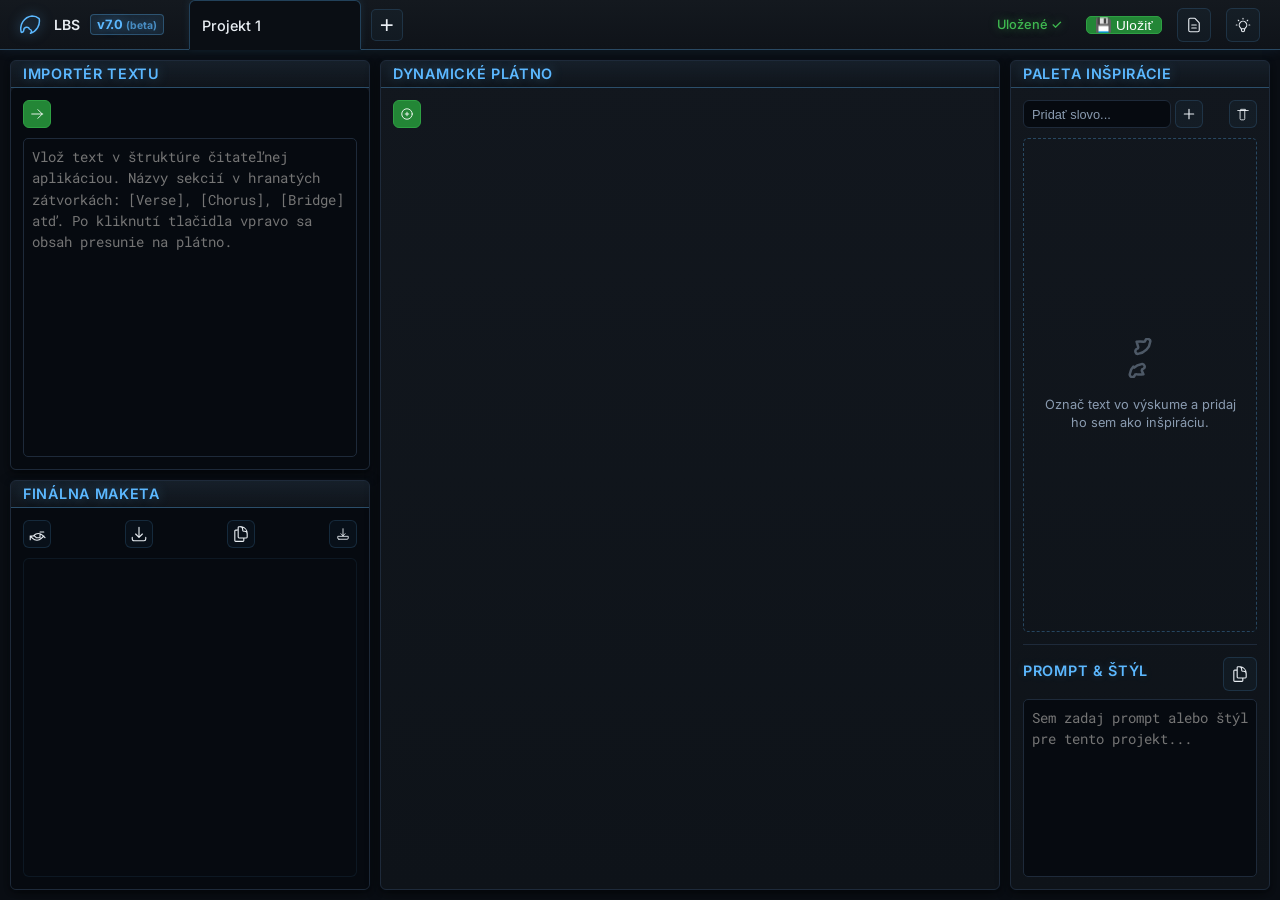
<file: index.html>
<!DOCTYPE html>
<html lang="sk">
<head>
  <meta charset="UTF-8">
  <meta name="viewport" content="width=device-width, initial-scale=1.0">
  <title>LBS v7.0 (beta) - Lyrical Blueprint Studio</title>
  <!-- Hlavný CSS súbor pre štýly -->
  <link rel="stylesheet" href="./style.css">
  <!-- Pripojenie fontov z Google Fonts -->
  <link rel="preconnect" href="https://fonts.googleapis.com">
  <link rel="preconnect" href="https://fonts.gstatic.com" crossorigin>
  <link href="https://fonts.googleapis.com/css2?family=Inter:wght@400;500;600;700&family=Roboto+Mono:wght@400;500&display=swap" rel="stylesheet">
    
</head>
<body>

  <div id="app-container">
        
    <header id="app-header">
      <div class="logo">
        <svg xmlns="http://www.w3.org/2000/svg" fill="none" viewBox="0 0 24 24" stroke-width="1.5" stroke="currentColor">
          <path stroke-linecap="round" stroke-linejoin="round" d="M9.53 16.122a3 3 0 00-5.78 1.128 2.25 2.25 0 01-2.47 2.118v-.09A12.75 12.75 0 0112 3c2.618 0 5.191.931 7.172 2.592a12.75 12.75 0 01-8.66 14.582A2.25 2.25 0 009.53 16.122z" />
        </svg>
        <span>LBS</span>
        <span id="app-version">v7.0 <span style="font-size:0.65rem;opacity:0.7;">(beta)</span></span>
        <div id="project-tabs-container"></div>
      </div>
      <div class="header-right-controls">
        <span id="save-status" class="save-status"></span>
        <button id="saveFromHeaderBtn" class="btn btn-primary" title="Uložiť projekt (Ctrl+S)">💾 Uložiť</button>
      <button id="openUnifiedBtn" class="btn btn-secondary icon-btn" title="Výskum & Analýza" aria-label="Výskum & Analýza">
        <svg xmlns="http://www.w3.org/2000/svg" viewBox="0 0 24 24" fill="none" stroke="currentColor" stroke-width="1.5"><path stroke-linecap="round" stroke-linejoin="round" d="M9 12h6m-6 4h6m2 5H7a2 2 0 01-2-2V5a2 2 0 012-2h5.586a1 1 0 01.707.293l5.414 5.414a1 1 0 01.293.707V19a2 2 0 01-2 2z"/></svg>
      </button>
      <button id="openSunoGuideBtn" class="btn btn-secondary icon-btn" title="Suno AI Návod" aria-label="Suno AI Návod">
        <svg xmlns="http://www.w3.org/2000/svg" viewBox="0 0 24 24" fill="none" stroke="currentColor" stroke-width="1.5"><path stroke-linecap="round" stroke-linejoin="round" d="M9.663 17h4.673M12 3v1m6.364 1.636l-.707.707M21 12h-1M4 12H3m3.343-5.657l-.707-.707m2.828 9.9a5 5 0 117.072 0l-.548.547A3.374 3.374 0 0014 18.469V19a2 2 0 11-4 0v-.531c0-.895-.356-1.754-.988-2.386l-.548-.547z"/></svg>
      </button>
      </div>
    </header>

    <main id="main-content">
      <div class="io-column">
        <div id="source-panel" class="panel">
          <div class="panel-header">
            <h2>Importér Textu</h2>
          </div>
          <div class="panel-content source-content">
            <div class="panel-tools">
              <button id="moveImporterToCanvasBtn" class="btn btn-primary icon-btn" title="Presunúť text na plátno a vyčistiť importér" aria-label="Presunúť na plátno">
                <svg xmlns="http://www.w3.org/2000/svg" fill="none" viewBox="0 0 24 24" stroke-width="1.5" stroke="currentColor"><path stroke-linecap="round" stroke-linejoin="round" d="M13.5 4.5L21 12m0 0l-7.5 7.5M21 12H3" /></svg>
              </button>
            </div>
            <textarea id="source-input" placeholder="Vlož text v štruktúre čitateľnej aplikáciou. Názvy sekcií v hranatých zátvorkách: [Verse], [Chorus], [Bridge] atď. Po kliknutí tlačidla vpravo sa obsah presunie na plátno."></textarea>
          </div>
        </div>
         <div id="output-panel" class="panel">
          <div class="panel-header">
            <h2>Finálna Maketa</h2>
          </div>
          <div class="panel-content output-content">
            <div class="panel-tools">
              <button id="updateMaketaBtn" class="btn btn-secondary icon-btn" title="Aktualizovať maketu" aria-label="Aktualizovať maketu">
                <svg xmlns="http://www.w3.org/2000/svg" fill="none" viewBox="0 0 24 24" stroke-width="1.5" stroke="currentColor"><path stroke-linecap="round" stroke-linejoin="round" d="M16.023 9.348h4.992v-.001M2.985 19.644v-4.992m0 0h4.992m-4.993 0l3.181 3.183a8.25 8.25 0 0011.667 0l3.181-3.183m-4.991-2.695v4.992h-4.992m0 0l-3.181-3.183a8.25 8.25 0 0111.667 0l3.181 3.183" /></svg>
              </button>
              <button id="saveAsTxtBtn" class="btn btn-secondary icon-btn" title="Stiahnuť ako .txt" aria-label="Stiahnuť ako .txt">
                <svg xmlns="http://www.w3.org/2000/svg" fill="none" viewBox="0 0 24 24" stroke-width="1.5" stroke="currentColor"><path stroke-linecap="round" stroke-linejoin="round" d="M3 16.5v2.25A2.25 2.25 0 005.25 21h13.5A2.25 2.25 0 0021 18.75V16.5M16.5 12L12 16.5m0 0L7.5 12m4.5 4.5V3" /></svg>
              </button>
              <button id="copyBtn" class="btn btn-secondary icon-btn" title="Kopírovať do schránky" aria-label="Kopírovať do schránky">
                 <svg xmlns="http://www.w3.org/2000/svg" fill="none" viewBox="0 0 24 24" stroke-width="1.5" stroke="currentColor"><path stroke-linecap="round" stroke-linejoin="round" d="M15.75 17.25v3.375c0 .621-.504 1.125-1.125 1.125h-9.75a1.125 1.125 0 01-1.125-1.125V7.875c0-.621.504-1.125 1.125-1.125H6.75a9.06 9.06 0 011.5 .124m7.5 10.376h3.375c.621 0 1.125-.504 1.125-1.125V11.25c0-4.46-3.243-8.161-7.5-8.876a9.06 9.06 0 00-1.5-.124H9.375c-.621 0-1.125.504-1.125 1.125v3.5m7.5 10.375H9.375a1.125 1.125 0 01-1.125-1.125v-9.25m12 6.625v-1.875a3.375 3.375 0 00-3.375-3.375h-1.5a1.125 1.125 0 01-1.125-1.125v-1.5a3.375 3.375 0 00-3.375-3.375H9.75" /></svg>
              </button>
              <button id="exportAllBtn" class="btn btn-secondary icon-btn" title="Exportovať všetky projekty a výskumy do JSON" aria-label="Export JSON">
                <svg xmlns="http://www.w3.org/2000/svg" viewBox="0 0 24 24" fill="none" stroke="currentColor" stroke-width="1.5"><path stroke-linecap="round" stroke-linejoin="round" d="M12 3v12m0 0l-3.5-3.5M12 15l3.5-3.5M5 21h14a2 2 0 002-2v-3H3v3a2 2 0 002 2z"/></svg>
              </button>
            </div>
            <pre id="maketaOutput"></pre>
          </div>
        </div>
      </div>

      <div id="assembler-panel" class="panel">
        <div class="panel-header">
          <h2>Dynamické Plátno</h2>
        </div>
        <div class="panel-content">
            <div class="panel-tools">
            <button id="addSectionBtn" class="btn btn-primary icon-btn" title="Pridať sekciu" aria-label="Pridať sekciu">
              <svg xmlns="http://www.w3.org/2000/svg" fill="none" viewBox="0 0 24 24" stroke-width="1.5" stroke="currentColor"><path stroke-linecap="round" stroke-linejoin="round" d="M12 9v6m3-3H9m12 0a9 9 0 11-18 0 9 9 0 0118 0z" /></svg>
            </button>
          </div>
          <div id="assembler-content"></div>
        </div>
      </div>
            
      <div id="inspiration-panel" class="panel">
        <div class="panel-header">
          <h2>Paleta Inšpirácie</h2>
        </div>
        <div class="panel-content">
          <div class="panel-tools">
            <div class="quick-add-palette">
              <input type="text" id="quickAddPaletteInput" placeholder="Pridať slovo..." title="Napíš slovo a stlač Enter">
              <button id="quickAddPaletteBtn" class="btn btn-secondary icon-btn" title="Pridať do palety" aria-label="Pridať do palety">
                <svg xmlns="http://www.w3.org/2000/svg" viewBox="0 0 24 24" fill="none" stroke="currentColor" stroke-width="2"><path stroke-linecap="round" stroke-linejoin="round" d="M12 4v16m8-8H4"/></svg>
              </button>
            </div>
            <button id="resetRhymesMainBtn" class="btn btn-secondary icon-btn" title="Vymazať všetky analyzované rýmy" aria-label="Vymazať rýmy">
              <svg xmlns="http://www.w3.org/2000/svg" viewBox="0 0 24 24" fill="none" stroke="currentColor" stroke-width="1.5"><path stroke-linecap="round" stroke-linejoin="round" d="M3 6h18M8 6V4h8v2m-1 0v14a2 2 0 01-2 2H9a2 2 0 01-2-2V6h10z"/></svg>
            </button>
          </div>
          <div id="inspiration-palette"></div>
          <div id="prompt-style-container">
            <div class="prompt-style-header">
              <h2 class="sub-header">Prompt &amp; Štýl</h2>
              <button id="copyPromptStyleBtn" class="btn btn-secondary icon-btn" title="Kopírovať do schránky" aria-label="Kopírovať do schránky">
                <svg xmlns="http://www.w3.org/2000/svg" fill="none" viewBox="0 0 24 24" stroke-width="1.5" stroke="currentColor"><path stroke-linecap="round" stroke-linejoin="round" d="M15.75 17.25v3.375c0 .621-.504 1.125-1.125 1.125h-9.75a1.125 1.125 0 01-1.125-1.125V7.875c0-.621.504-1.125 1.125-1.125H6.75a9.06 9.06 0 011.5 .124m7.5 10.376h3.375c.621 0 1.125-.504 1.125-1.125V11.25c0-4.46-3.243-8.161-7.5-8.876a9.06 9.06 0 00-1.5-.124H9.375c-.621 0-1.125.504-1.125 1.125v3.5m7.5 10.375H9.375a1.125 1.125 0 01-1.125-1.125v-9.25m12 6.625v-1.875a3.375 3.375 0 00-3.375-3.375h-1.5a1.125 1.125 0 01-1.125-1.125v-1.5a3.375 3.375 0 00-3.375-3.375H9.75" /></svg>
              </button>
            </div>
            <textarea id="prompt-style-input" placeholder="Sem zadaj prompt alebo štýl pre tento projekt..."></textarea>
          </div>
        </div>
      </div>
    </main>
  </div>

  <!-- Globálny indikátor načítania -->
  <div id="loading-overlay" class="loading-overlay hidden" aria-live="polite" aria-busy="false">
    <div class="loading-content">
      <div class="spinner" aria-hidden="true"></div>
      <div id="loading-message" class="message">Načítavam…</div>
    </div>
  </div>

  <!-- Modálne okno pre potvrmenie -->
  <div id="confirmation-modal-overlay" class="modal-overlay hidden">
    <div class="modal">
      <p id="modal-text">Naozaj chcete pokračovať?</p>
      <div class="modal-buttons">
        <button id="modal-confirm-btn" class="btn btn-primary">Potvrdiť</button>
        <button id="modal-cancel-btn" class="btn">Zrušiť</button>
      </div>
    </div>
  </div>

  <!-- Unified Research & Analysis Overlay with Tabs -->
  <div id="unified-overlay" class="unified-overlay hidden">
    <div class="unified-panel">
      <div class="panel-header">
        <h2>Výskum & Analýza</h2>
        <div class="header-controls">
          <button id="closeUnifiedBtn" class="btn btn-danger icon-btn" title="Zatvoriť" aria-label="Zatvoriť">
            <svg xmlns="http://www.w3.org/2000/svg" viewBox="0 0 24 24" fill="none" stroke="currentColor" stroke-width="1.5"><path stroke-linecap="round" stroke-linejoin="round" d="M6 6l12 12M18 6l-12 12"/></svg>
          </button>
        </div>
      </div>
      
      <!-- Tab Navigation -->
      <div class="tab-navigation">
        <button id="researchTabBtn" class="tab-btn active" data-tab="research">
          <svg xmlns="http://www.w3.org/2000/svg" fill="none" viewBox="0 0 24 24" stroke-width="1.5" stroke="currentColor"><path stroke-linecap="round" stroke-linejoin="round" d="M12 6.042A8.967 8.967 0 006 3.75c-1.052 0-2.062.18-3 .512v14.25A8.987 8.987 0 006 18c2.305 0 4.408.867 6 2.292m0-14.25a8.966 8.966 0 016-2.292c1.052 0 2.062.18 3 .512v14.25A8.987 8.987 0 0018 18a8.967 8.967 0 00-6 2.292m0-14.25v14.25"/></svg>
          <span>Výskum</span>
        </button>
        <button id="analysisTabBtn" class="tab-btn" data-tab="analysis">
          <svg xmlns="http://www.w3.org/2000/svg" viewBox="0 0 24 24" fill="none" stroke="currentColor" stroke-width="1.5"><path stroke-linecap="round" stroke-linejoin="round" d="M3 3v18h18M7 13l3 3 7-7"/></svg>
          <span>Analýza</span>
        </button>
      </div>

      <!-- Tab Content -->
      <div class="tab-content">
        <!-- Research Tab -->
        <div id="researchTab" class="tab-pane active">
          <div class="tab-toolbar">
            <button id="analyzeRhymesBtn" class="btn btn-secondary icon-btn" title="Nájsť rýmy a pridať do palety inšpirácie" aria-label="Nájsť rýmy">
              <svg xmlns="http://www.w3.org/2000/svg" viewBox="0 0 24 24" fill="none" stroke="currentColor" stroke-width="1.5"><path stroke-linecap="round" stroke-linejoin="round" d="M4 16l4-4 4 4 4-4 4 4"/></svg>
            </button>
            <button id="addToPaletteBtn" class="btn icon-btn" title="Pridať označený text do Palety" aria-label="Pridať do Palety">
              <svg xmlns="http://www.w3.org/2000/svg" viewBox="0 0 24 24" fill="none" stroke="currentColor" stroke-width="1.5"><path stroke-linecap="round" stroke-linejoin="round" d="M12 4v16M4 12h16"/></svg>
            </button>
            <div style="margin-left: auto; display: flex; gap: 8px;">
              <button id="saveFromOverlayBtn" class="btn btn-primary" title="Uložiť projekt (Ctrl+S)">💾 Uložiť</button>
            </div>
          </div>
          <div class="tab-pane-content">
            <textarea id="research-input" placeholder="Sem si vkladaj všetky poznámky, linky, úryvky a dáta z výskumu... Tento text sa automaticky ukladá."></textarea>
          </div>
        </div>

        <!-- Analysis Tab -->
        <div id="analysisTab" class="tab-pane">
          <div class="tab-toolbar">
            <!-- Toolbar pre budúce funkcie -->
          </div>
          <div class="tab-pane-content">
            <div class="analysis-columns">
              <div class="analysis-text">
                <div id="analysis-layer" class="ua-layer"></div>
              </div>
              <div class="analysis-stats">
                <div id="analysis-metrics-container"></div>
              </div>
            </div>
          </div>
        </div>
      </div>
    </div>
  </div>

  <!-- Suno AI Guide Overlay -->
  <div id="suno-guide-overlay" class="overlay hidden">
    <div class="overlay-content suno-guide-content">
      <div class="overlay-header">
        <h2>🎵 Suno AI - Sprievodca pre LBS</h2>
        <button id="closeSunoGuideBtn" class="close-overlay-btn">&times;</button>
      </div>
      <div class="overlay-body suno-guide-body">
        
        <div class="guide-section">
          <h3>📋 Hlavná myšlienka</h3>
          <p><strong>LBS</strong> je vizuálny editor pre prípravu textov optimalizovaných pre <strong>Suno AI</strong> generátor hudby.</p>
          <p>Suno používa <strong>Custom Mode</strong> s dvoma poliami:</p>
          <ul>
            <li><strong>Style of Music</strong> - globálny štýl (žáner, nálada, inštrumentácia)</li>
            <li><strong>Lyrics</strong> - text s meta-značkami pre kontrolu štruktúry</li>
          </ul>
        </div>

        <div class="guide-section">
          <h3>🏷️ Meta-značky pre štruktúru (použite v Lyrics)</h3>
          <div class="tags-grid">
            <div class="tag-category">
              <h4>Základné sekcie</h4>
              <code>[Verse]</code> <code>[Verse 1]</code> <code>[Chorus]</code>
              <code>[Pre-Chorus]</code> <code>[Bridge]</code> <code>[Outro]</code>
            </div>
            <div class="tag-category">
              <h4>Špeciálne sekcie</h4>
              <code>[Intro]</code> <code>[Hook]</code> <code>[Drop]</code>
              <code>[Breakdown]</code> <code>[Interlude]</code>
            </div>
            <div class="tag-category">
              <h4>Inštrumentálne</h4>
              <code>[Guitar Solo]</code> <code>[Piano Solo]</code>
              <code>[Instrumental]</code>
            </div>
          </div>
        </div>

        <div class="guide-section">
          <h3>🎤 Vokálne značky (v texte)</h3>
          <div class="tags-grid">
            <div class="tag-category">
              <h4>Prednes</h4>
              <code>(whispered)</code> <code>(belted)</code> <code>(shouted)</code>
              <code>(spoken-word)</code>
            </div>
            <div class="tag-category">
              <h4>Efekty</h4>
              <code>[Falsetto]</code> <code>[Auto-tuned]</code>
              <code>[Harmonized]</code> <code>(reverb)</code>
            </div>
          </div>
        </div>

        <div class="guide-section">
          <h3>🎨 Style of Music - 4 Piliere</h3>
          <div class="pillars-grid">
            <div class="pillar">
              <strong>1. Žáner</strong>
              <p>90s grunge, synthwave, indie folk, trap metal, lo-fi hip hop</p>
            </div>
            <div class="pillar">
              <strong>2. Nálada</strong>
              <p>melancholic, triumphant, nostalgic, dark, uplifting, dreamy</p>
            </div>
            <div class="pillar">
              <strong>3. Inštrumentácia</strong>
              <p>acoustic guitar, punchy 909 drums, synth pads, slap bass</p>
            </div>
            <div class="pillar">
              <strong>4. Vokály</strong>
              <p>soft airy female vocals, deep male vocals, aggressive power vocals</p>
            </div>
          </div>
        </div>

        <div class="guide-section">
          <h3>🔄 Workflow - Generatívna slučka</h3>
          <ol>
            <li><strong>Generovanie</strong> - Vytvorte prvú časť (verse + chorus)</li>
            <li><strong>Kurátorstvo</strong> - Vyberte lepšiu z 2 verzií</li>
            <li><strong>Rozširovanie</strong> - "Continue From This Song"</li>
            <li><strong>Zostavenie</strong> - "Get Whole Song" na spojenie</li>
          </ol>
          <p class="workflow-note">💡 LBS pomáha v kroku 1 - príprava štruktúrovaného textu!</p>
        </div>

        <div class="guide-section">
          <h3>💡 Tipy pre LBS</h3>
          <ul>
            <li>Použite <strong>dropdown typu sekcie</strong> pre správne meta-značky</li>
            <li><strong>Word chips</strong> umožňujú presné usporiadanie slov</li>
            <li><strong>Analýza duplikátov</strong> upozorní na opakujúce sa slová</li>
            <li><strong>Maketa</strong> zobrazuje finálny text pripravený pre Suno Lyrics</li>
            <li>Skopírujte text z Makety priamo do Suno Custom Mode → Lyrics</li>
          </ul>
        </div>

        <div class="guide-section guide-footer">
          <p><strong>📚 Viac info:</strong> <a href="https://help.suno.com/en/" target="_blank">help.suno.com</a></p>
          <p><strong>📄 Detailná dokumentácia:</strong> <a href="LBS_SUNO_DOKUMENTACIA.md" target="_blank">LBS_SUNO_DOKUMENTACIA.md</a></p>
        </div>

      </div>
    </div>
  </div>

  <!-- Hlavný skript aplikácie. Atribút "type=module" je kľúčový, aby fungovali importy v JS súboroch. -->
  <script type="module" src="./js/main.js"></script>
    
</body>
</html>
</file>
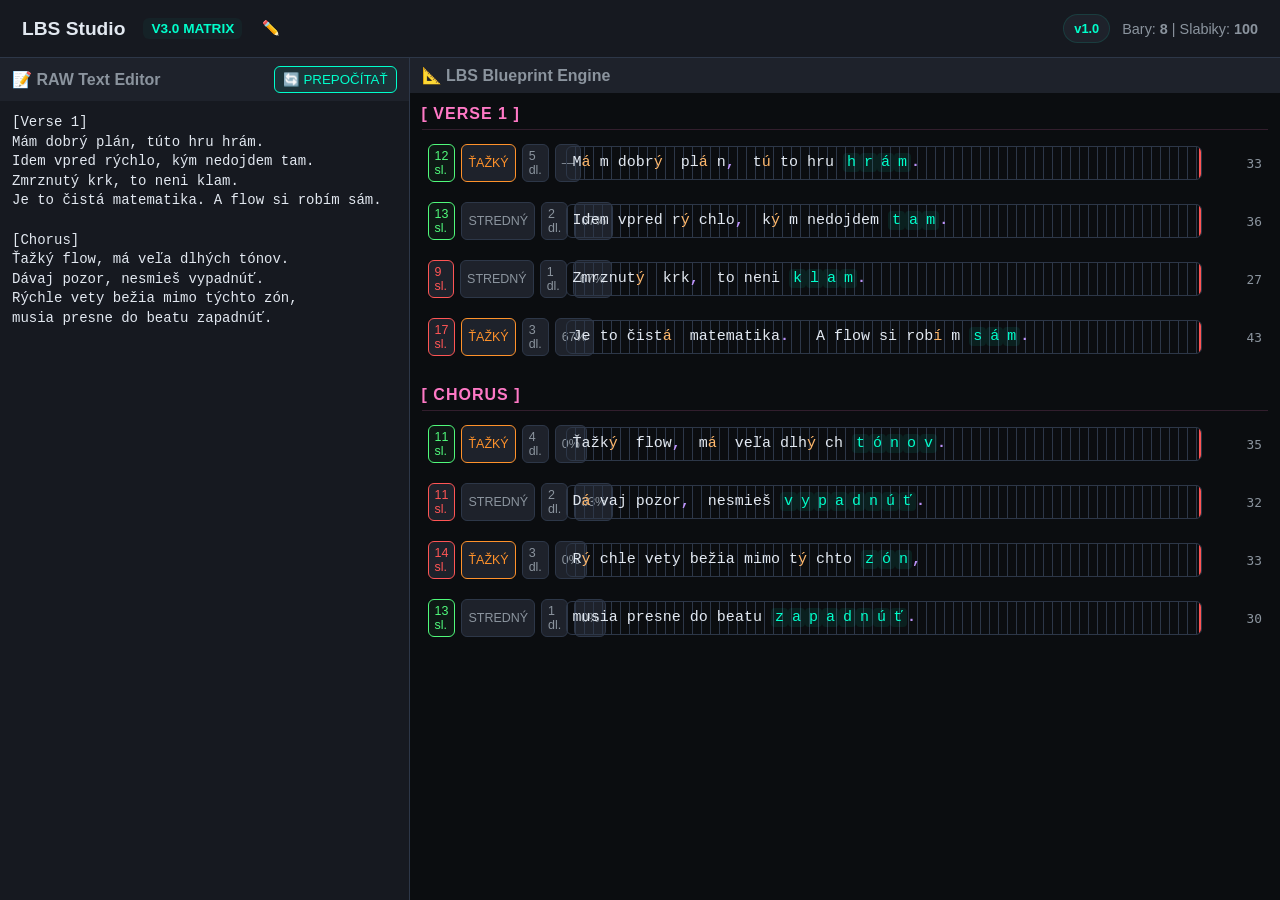
<file: Test funkcii/index.html>
<!doctype html>
<html lang="sk">
<head>
  <meta charset="utf-8">
  <meta name="viewport" content="width=device-width,initial-scale=1">
  <title>LBS Rhythmic Studio</title>
  <link rel="stylesheet" href="css/style.css">
</head>
<body>
  <header>
    <h1>
      LBS Studio
      <span id="subtitle">V3.0 MATRIX</span>
      <button id="edit-subtitle" class="subtitle-edit" title="Upraviť subtitul">✏️</button>
    </h1>
    <div class="header-right">
      <div class="version-badge">v1.0</div>
      <div id="global-stats" class="header-stats">Načítavam...</div>
    </div>
  </header>

  <div class="workspace">
    <aside class="editor-panel">
      <div class="panel-header">
        <span>📝 RAW Text Editor</span>
        <button id="refresh-btn" class="refresh-btn" title="Vynútiť prepočet">🔄 PREPOČÍTAŤ</button>
      </div>
      <textarea id="lbs-input" spellcheck="false" placeholder="Zadaj tag [Verse 1] a začni písať..."></textarea>
    </aside>

    <main class="blueprint-panel">
      <div class="panel-header">📐 LBS Blueprint Engine</div>
      <div id="canvas" class="canvas-container"></div>
    </main>
  </div>

  <script src="js/utils.js"></script>
  <script src="js/app.js"></script>
</body>
</html>
</file>
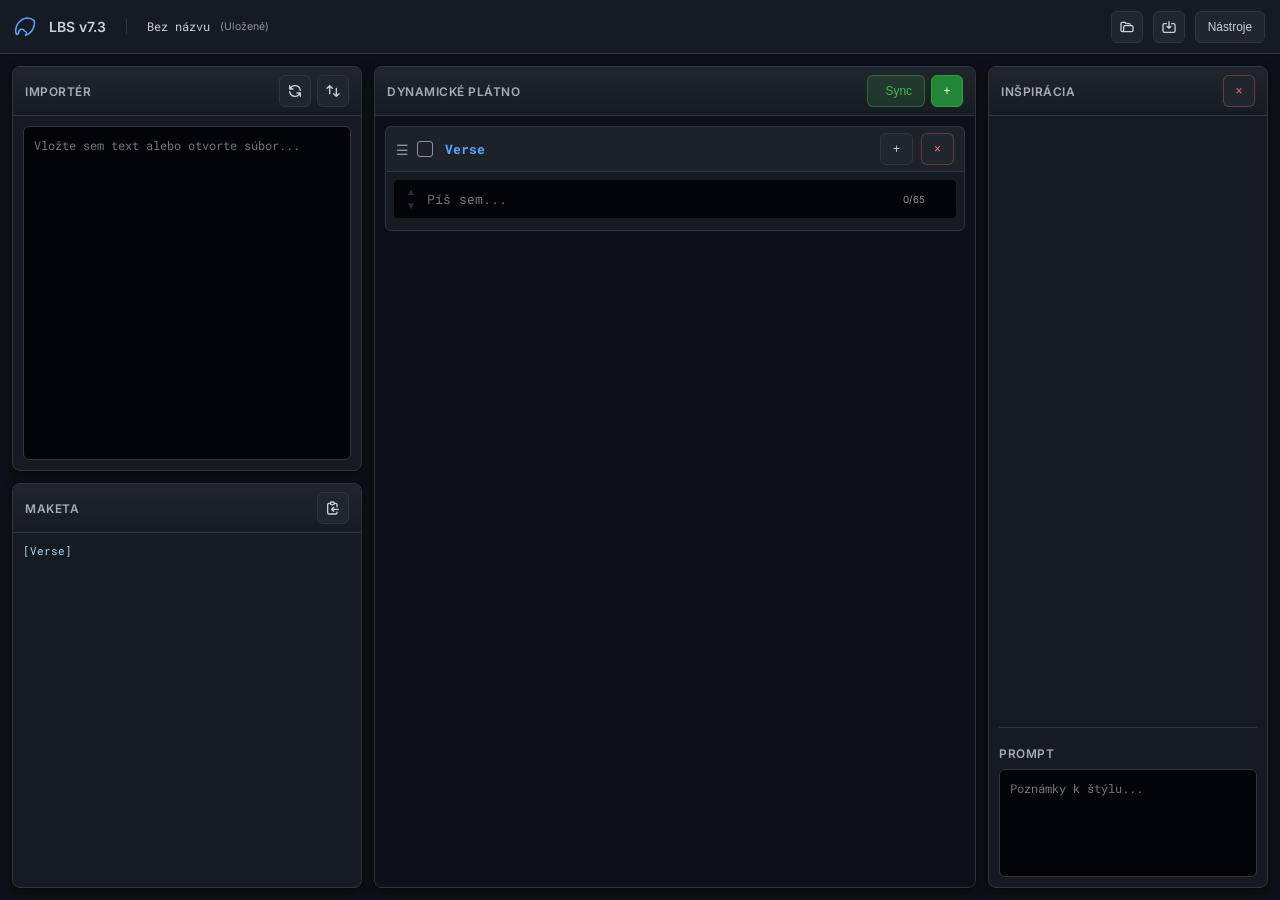
<file: LB Simple.html>
<!DOCTYPE html>
<html lang="sk">
<head>
    <meta charset="UTF-8">
    <meta name="viewport" content="width=device-width, initial-scale=1.0">
    <title>LBS 7.3 - Mirroring Edition</title>
    
    <link rel="preconnect" href="https://fonts.googleapis.com">
    <link rel="preconnect" href="https://fonts.gstatic.com" crossorigin>
    <link href="https://fonts.googleapis.com/css2?family=Inter:wght@400;500;600;700&family=Roboto+Mono:wght@400;500&display=swap" rel="stylesheet">

    <style>
        :root {
            --bg-main: #0D1117;
            --bg-panel: #161B22;
            --bg-input: #010409;
            --border-color: #30363D;
            --text-primary: #C9D1D9;
            --text-secondary: #8B949E;
            --accent-primary: #58A6FF;
            --accent-success: #3FB950;
            --accent-danger: #F87171;
            --accent-warning: #E3B341;
            --accent-mirror: #A371F7; /* New color for mirroring action */
            --font-sans: 'Inter', sans-serif;
            --font-mono: 'Roboto Mono', monospace;
            --header-height: 54px;
            --shadow-1: 0 2px 4px -1px rgba(0,0,0,0.5), 0 4px 14px -2px rgba(0,0,0,0.35);
        }

        * { box-sizing: border-box; margin: 0; padding: 0; }
        html, body { width: 100%; height: 100%; overflow: hidden; background-color: var(--bg-main); color: var(--text-primary); font-family: var(--font-sans); font-size: 14px; }

        #app-container { display: grid; grid-template-rows: var(--header-height) 1fr; height: 100vh; }

        /* HEADER */
        #app-header {
            display: flex; justify-content: space-between; align-items: center; padding: 0 15px;
            border-bottom: 1px solid var(--border-color); background-color: var(--bg-panel); user-select: none;
        }
        .logo { display: flex; align-items: center; gap: 10px; font-weight: 600; }
        .logo svg { width: 24px; height: 24px; color: var(--accent-primary); }
        #app-version {
            font-size: 0.75rem; font-weight: 700; color: var(--text-secondary);
            background-color: var(--bg-input); padding: 2px 6px; border-radius: 4px; border: 1px solid var(--border-color);
        }
        .file-info { display: flex; align-items: center; gap: 10px; margin-right: auto; margin-left: 20px; padding-left: 20px; border-left: 1px solid var(--border-color); }
        .file-name { font-family: var(--font-mono); font-size: 0.85rem; color: var(--text-primary); }
        .file-status { font-size: 0.75rem; color: var(--text-secondary); }
        .file-status.unsaved { color: var(--accent-warning); }

        /* HEADER CONTROLS */
        .header-right-controls { display: flex; align-items: center; gap: 10px; }

        /* MAIN GRID */
        #main-content {
            display: grid; grid-template-columns: minmax(350px, 25%) 1fr minmax(280px, 20%);
            gap: 12px; padding: 12px; overflow: hidden; background-color: var(--bg-main);
        }

        /* PANELS */
        .panel {
            background-color: var(--bg-panel); border: 1px solid var(--border-color);
            border-radius: 8px; display: flex; flex-direction: column; overflow: hidden; box-shadow: var(--shadow-1);
        }
        .panel-header {
            padding: 8px 12px; border-bottom: 1px solid var(--border-color);
            background: linear-gradient(180deg, #21262d 0%, var(--bg-panel) 100%);
            display: flex; justify-content: space-between; align-items: center;
        }
        .panel-header h2 { font-size: 0.85rem; font-weight: 600; text-transform: uppercase; letter-spacing: 0.5px; opacity: 0.8; }
        .panel-content { flex: 1; padding: 10px; overflow-y: auto; display: flex; flex-direction: column; }
        .panel-tools { display: flex; gap: 6px; align-items: center; }

        /* INPUTS GENERIC */
        textarea {
            background-color: var(--bg-input); border: 1px solid var(--border-color);
            color: var(--text-primary); border-radius: 6px; padding: 10px;
            font-family: var(--font-mono); font-size: 0.85rem; line-height: 1.5; resize: none;
        }
        textarea:focus { outline: none; border-color: var(--accent-primary); }

        /* BUTTONS */
        .btn {
            background-color: #21262D; border: 1px solid var(--border-color); color: var(--text-primary);
            padding: 4px 12px; border-radius: 6px; cursor: pointer; font-size: 0.85rem;
            display: inline-flex; align-items: center; justify-content: center; gap: 6px; transition: all 0.15s; height: 32px;
        }
        .btn:hover { background-color: #30363D; border-color: #8B949E; }
        .btn-primary { background-color: #238636; border-color: #2EA043; color: white; }
        .btn-primary:hover { background-color: #2EA043; }
        .btn-danger { color: var(--accent-danger); border-color: rgba(248,113,113,0.3); }
        .btn-danger:hover { background-color: rgba(248,113,113,0.1); border-color: var(--accent-danger); }
        .btn-sync { background-color: rgba(63, 185, 80, 0.15); color: var(--accent-success); border-color: rgba(63, 185, 80, 0.4); }
        .btn-sync:hover { background-color: rgba(63, 185, 80, 0.25); border-color: var(--accent-success); }
        .btn-mirror { background-color: rgba(163, 113, 247, 0.15); color: var(--accent-mirror); border-color: rgba(163, 113, 247, 0.4); display: none; } /* Hidden by default */
        .btn-mirror:hover { background-color: rgba(163, 113, 247, 0.25); border-color: var(--accent-mirror); }
        .icon-btn { width: 32px; padding: 0; }
        .icon-btn svg { width: 16px; height: 16px; pointer-events: none; }

        /* SPECIFIC STYLES */
        .io-column { display: flex; flex-direction: column; gap: 12px; min-height: 0; }
        #source-panel, #output-panel { height: 50%; }
        #source-input, #maketaOutput { flex: 1; width: 100%; height: 100%; }
        #maketaOutput { white-space: pre-wrap; font-family: var(--font-mono); font-size: 0.8rem; color: #a5d6ff; }

        /* CANVAS ITEMS */
        #assembler-panel .panel-content { padding: 10px; background-color: #0d1117; }
        .section-container { background-color: #161b22; border: 1px solid var(--border-color); border-radius: 6px; margin-bottom: 12px; transition: border-color 0.2s; }
        .section-container.selected { border-color: var(--accent-mirror); background-color: rgba(163, 113, 247, 0.05); }
        
        .section-header { padding: 6px 10px; background: rgba(255,255,255,0.03); display: flex; align-items: center; gap: 8px; border-bottom: 1px solid var(--border-color); cursor: grab; }
        .section-header:active { cursor: grabbing; }
        
        .section-checkbox {
            appearance: none; width: 16px; height: 16px; border: 1px solid var(--text-secondary); border-radius: 3px; background: transparent; cursor: pointer; position: relative;
        }
        .section-checkbox:checked { background-color: var(--accent-mirror); border-color: var(--accent-mirror); }
        .section-checkbox:checked::after { content: '✓'; position: absolute; color: white; font-size: 12px; left: 2px; top: -2px; }

        .section-drag-handle { color: var(--text-secondary); pointer-events: none; }
        .section-type-input { 
            background: transparent; border: none; color: var(--accent-primary); 
            font-weight: 700; font-family: var(--font-mono); width: 120px; padding: 4px;
        }
        .section-type-input:focus { outline: none; background: var(--bg-input); border-radius: 4px; }

        .bars-container { padding: 8px; }
        .bar-item { 
            display: flex; align-items: center; gap: 8px; margin-bottom: 4px; 
            padding: 4px 8px; border-radius: 4px; transition: background 0.1s; position: relative; 
            background-color: var(--bg-input); border: 1px solid transparent;
        }
        .bar-item:hover { border-color: var(--border-color); }
        
        .bar-input { 
            flex: 1; background: transparent; border: none; padding: 4px 0; 
            height: 28px; color: var(--text-primary); font-family: var(--font-mono); font-size: 0.9rem; width: 100%;
        }
        .bar-input:focus { outline: none; border-bottom: 1px solid var(--accent-primary); background-color: rgba(255,255,255,0.02); }

        .char-counter { font-size: 0.7rem; color: var(--text-secondary); width: 40px; text-align: right; user-select: none; }
        
        .bar-controls { display: flex; flex-direction: column; gap: 2px; opacity: 0.3; transition: opacity 0.2s; }
        .bar-item:hover .bar-controls { opacity: 1; }
        .move-bar-btn { 
            border: none; background: none; color: var(--text-secondary); cursor: pointer; padding: 0; 
            line-height: 0.8; font-size: 10px; width: 16px; height: 12px; display: flex; align-items: center; justify-content: center;
        }
        .move-bar-btn:hover { color: var(--text-primary); background-color: rgba(255,255,255,0.1); border-radius: 2px; }

        .remove-bar-btn { cursor: pointer; border:none; background:none; color:var(--text-secondary); font-size:1.2rem; opacity: 0; line-height: 1; margin-left: 4px; }
        .bar-item:hover .remove-bar-btn { opacity: 1; }
        .remove-bar-btn:hover { color: var(--accent-danger); }

        /* PALETTE */
        #inspiration-palette { flex: 1; overflow-y: auto; display: flex; flex-direction: column; gap: 6px; }
        .palette-item { background: #21262d; padding: 6px 10px; border-radius: 20px; font-size: 0.85rem; display: flex; justify-content: space-between; align-items: center; border: 1px solid var(--border-color); }
        .remove-palette-item-btn { color: var(--text-secondary); cursor: pointer; font-size: 1.1rem; border: none; background: none; }
        .remove-palette-item-btn:hover { color: var(--accent-danger); }
        #prompt-style-container { border-top: 1px solid var(--border-color); margin-top: 10px; padding-top: 10px; flex-basis: 150px; flex-shrink: 0; display: flex; flex-direction: column; }
        #prompt-style-input { flex: 1; }

        /* MODAL & UTILS */
        .unified-overlay { position: fixed; top: 0; left: 0; width: 100%; height: 100%; background: rgba(0,0,0,0.85); z-index: 2000; display: flex; justify-content: center; align-items: center; }
        .hidden { display: none !important; }
        .unified-panel { width: 90%; max-width: 1200px; height: 85%; background: var(--bg-panel); border: 1px solid var(--border-color); border-radius: 12px; display: flex; flex-direction: column; }
        .tab-navigation { display: flex; gap: 10px; padding: 0 20px; background: #0d1117; border-bottom: 1px solid var(--border-color); }
        .tab-btn { background: transparent; border: none; color: var(--text-secondary); padding: 15px 10px; font-weight: 600; cursor: pointer; border-bottom: 2px solid transparent; }
        .tab-btn.active { color: var(--accent-primary); border-bottom-color: var(--accent-primary); }
        .tab-content { flex: 1; overflow: hidden; }
        .tab-pane { display: none; height: 100%; flex-direction: column; }
        .tab-pane.active { display: flex; }
        .tab-toolbar { padding: 10px; background: var(--bg-panel); border-bottom: 1px solid var(--border-color); display: flex; gap: 10px; flex-wrap: wrap; align-items: center; }
        #research-input { flex: 1; margin: 10px; }
        
        /* Analysis */
        .analysis-columns { display: flex; height: 100%; }
        .analysis-text { flex: 3; padding: 20px; overflow-y: auto; font-family: var(--font-mono); line-height: 1.8; white-space: pre-wrap; }
        .analysis-stats { flex: 1; padding: 20px; border-left: 1px solid var(--border-color); background: #0d1117; overflow-y: auto; }
        .metrics-table { width: 100%; border-collapse: collapse; }
        .metrics-table td { padding: 8px 0; border-bottom: 1px solid var(--border-color); color: var(--text-secondary); }
        .metrics-table td:last-child { text-align: right; color: var(--text-primary); font-weight: bold; }
        .duplicate-word { background: rgba(227, 179, 65, 0.2); border-bottom: 2px solid var(--accent-warning); color: #ffd663; }
        .ua-heading { color: var(--accent-primary); font-weight: bold; margin-top: 1em; display: block; }

        .notification { position: fixed; bottom: 30px; left: 50%; transform: translateX(-50%); background: var(--accent-success); color: white; padding: 10px 20px; border-radius: 30px; font-weight: 500; opacity: 0; transition: opacity 0.3s; pointer-events: none; z-index: 9999; }
        .notification.show { opacity: 1; }
        .notification.danger { background: var(--accent-danger); }

        /* DRAG PLACEHOLDERS */
        .section-drag-placeholder { height: 10px; background: rgba(88,166,255,0.1); border: 1px dashed var(--accent-primary); margin: 10px 0; border-radius: 6px; }
    </style>
</head>
<body>

    <div id="app-container">
        <header id="app-header">
            <div class="logo">
                <svg xmlns="http://www.w3.org/2000/svg" fill="none" viewBox="0 0 24 24" stroke-width="1.5" stroke="currentColor"><path stroke-linecap="round" stroke-linejoin="round" d="M9.53 16.122a3 3 0 00-5.78 1.128 2.25 2.25 0 01-2.47 2.118v-.09A12.75 12.75 0 0112 3c2.618 0 5.191.931 7.172 2.592a12.75 12.75 0 01-8.66 14.582A2.25 2.25 0 009.53 16.122z" /></svg>
                <span>LBS v7.3</span>
            </div>
            <div class="file-info">
                <span id="current-filename" class="file-name">Bez názvu</span>
                <span id="file-status" class="file-status">(Neuložené)</span>
            </div>
            <div class="header-right-controls">
                <button id="openFileBtn" class="btn btn-secondary icon-btn" title="Otvoriť súbor (Ctrl+O)">
                    <svg xmlns="http://www.w3.org/2000/svg" fill="none" viewBox="0 0 24 24" stroke="currentColor" stroke-width="2"><path stroke-linecap="round" stroke-linejoin="round" d="M5 19a2 2 0 01-2-2V7a2 2 0 012-2h4l2 2h4a2 2 0 012 2v1M5 19h14a2 2 0 002-2v-5a2 2 0 00-2-2H9a2 2 0 00-2 2v5a2 2 0 01-2 2z" /></svg>
                </button>
                <button id="saveFileBtn" class="btn btn-secondary icon-btn" title="Uložiť (Ctrl+S)">
                    <svg xmlns="http://www.w3.org/2000/svg" fill="none" viewBox="0 0 24 24" stroke="currentColor" stroke-width="2"><path stroke-linecap="round" stroke-linejoin="round" d="M8 7H5a2 2 0 00-2 2v9a2 2 0 002 2h14a2 2 0 002-2V9a2 2 0 00-2-2h-3m-1 4l-3 3m0 0l-3-3m3 3V4" /></svg>
                </button>
                <button id="openUnifiedBtn" class="btn btn-secondary">Nástroje</button>
            </div>
        </header>

        <main id="main-content">
            <div class="io-column">
                <div id="source-panel" class="panel">
                    <div class="panel-header">
                        <h2>Importér</h2>
                        <div class="panel-tools">
                            <button id="refreshProjectBtn" class="btn icon-btn" title="Prepísať plátno"><svg xmlns="http://www.w3.org/2000/svg" fill="none" viewBox="0 0 24 24" stroke="currentColor" stroke-width="2"><path stroke-linecap="round" stroke-linejoin="round" d="M4 4v5h.582m15.356 2A8.001 8.001 0 004.582 9m0 0H9m11 11v-5h-.581m0 0a8.003 8.003 0 01-15.357-2m15.357 2H15" /></svg></button>
                            <button id="syncImporterBtn" class="btn icon-btn" title="Sync z plátna"><svg xmlns="http://www.w3.org/2000/svg" fill="none" viewBox="0 0 24 24" stroke="currentColor" stroke-width="2"><path stroke-linecap="round" stroke-linejoin="round" d="M7 16V4m0 0L3 8m4-4l4 4m6 0v12m0 0l4-4m-4 4l-4-4" /></svg></button>
                        </div>
                    </div>
                    <div class="panel-content">
                        <textarea id="source-input" placeholder="Vložte sem text alebo otvorte súbor..."></textarea>
                    </div>
                </div>
                <div id="output-panel" class="panel">
                    <div class="panel-header">
                        <h2>Maketa</h2>
                        <div class="panel-tools">
                            <button id="copyBtn" class="btn icon-btn" title="Kopírovať"><svg xmlns="http://www.w3.org/2000/svg" fill="none" viewBox="0 0 24 24" stroke="currentColor" stroke-width="2"><path stroke-linecap="round" stroke-linejoin="round" d="M8 5H6a2 2 0 00-2 2v12a2 2 0 002 2h10a2 2 0 002-2v-1M8 5a2 2 0 002 2h2a2 2 0 002-2M8 5a2 2 0 012-2h2a2 2 0 012 2m0 0h2a2 2 0 012 2v3m2 4H10m0 0l3-3m-3 3l3 3" /></svg></button>
                        </div>
                    </div>
                    <div class="panel-content">
                        <div id="maketaOutput"></div>
                    </div>
                </div>
            </div>

            <div id="assembler-panel" class="panel">
                <div class="panel-header">
                    <h2>Dynamické Plátno</h2>
                    <div class="panel-tools">
                        <button id="mirrorBtn" class="btn btn-mirror" title="Zrkadliť obsah prvej označenej sekcie do druhej">
                            <svg xmlns="http://www.w3.org/2000/svg" viewBox="0 0 24 24" fill="none" stroke="currentColor" stroke-width="2"><path stroke-linecap="round" stroke-linejoin="round" d="M8 7v8a2 2 0 002 2h6M8 7V5a2 2 0 012-2h4.586a1 1 0 01.707.293l4.414 4.414a1 1 0 01.293.707V15a2 2 0 01-2 2h-2M8 7H6a2 2 0 00-2 2v10a2 2 0 002 2h8a2 2 0 002-2v-2" /></svg>
                            Zrkadliť
                        </button>
                        <button id="manualSyncBtn" class="btn btn-sync" title="Synchronizovať s Výstupmi a Analýzou">
                            <svg xmlns="http://www.w3.org/2000/svg" viewBox="0 0 24 24" fill="none" stroke="currentColor" stroke-width="2"><path stroke-linecap="round" stroke-linejoin="round" d="M4 4v5h.582m15.356 2A8.001 8.001 0 004.582 9m0 0H9m11 11v-5h-.581m0 0a8.003 8.003 0 01-15.357-2m15.357 2H15" /></svg>
                            Sync
                        </button>
                        <button id="addSectionBtn" class="btn btn-primary icon-btn" title="Pridať sekciu">+</button>
                    </div>
                </div>
                <div class="panel-content" id="assembler-content"></div>
            </div>

            <div id="inspiration-panel" class="panel">
                <div class="panel-header">
                    <h2>Inšpirácia</h2>
                    <div class="panel-tools">
                        <button id="resetRhymesMainBtn" class="btn btn-danger icon-btn">&times;</button>
                    </div>
                </div>
                <div class="panel-content">
                    <div id="inspiration-palette"></div>
                    <div id="prompt-style-container">
                        <div class="panel-header" style="background:none;border:none;padding-left:0;"><h2>Prompt</h2></div>
                        <textarea id="prompt-style-input" placeholder="Poznámky k štýlu..."></textarea>
                    </div>
                </div>
            </div>
        </main>
    </div>

    <div id="unified-overlay" class="unified-overlay hidden">
        <div class="unified-panel">
            <div class="panel-header">
                <h2>Nástroje</h2>
                <button id="closeUnifiedBtn" class="btn btn-danger icon-btn">&times;</button>
            </div>
            <div class="tab-navigation">
                <button id="researchTabBtn" class="tab-btn active" data-tab="research">Výskum</button>
                <button id="analysisTabBtn" class="tab-btn" data-tab="analysis">Analýza</button>
            </div>
            <div class="tab-content">
                <div id="researchTab" class="tab-pane active">
                    <div class="tab-toolbar">
                        <button id="analyzeRhymesBtn" class="btn btn-primary">Analyzovať Rýmy</button>
                        <button id="addToPaletteBtn" class="btn">Pridať označené</button>
                        <div style="margin-left: auto; display: flex; gap: 8px;">
                            <button id="syncFromOverlayBtn" class="btn" style="background: var(--accent-mirror);" title="Synchronizovať plátno → importér">🔄 Sync</button>
                            <button id="saveFromOverlayBtn" class="btn btn-success" title="Uložiť projekt (Ctrl+S)">💾 Uložiť</button>
                        </div>
                    </div>
                    <textarea id="research-input" placeholder="Sem zadajte text pre výskum a analýzu rýmov. Tento obsah nie je súčasťou exportu projektu."></textarea>
                </div>
                <div id="analysisTab" class="tab-pane">
                    <div class="analysis-columns">
                        <div class="analysis-text"><div id="analysis-layer"></div></div>
                        <div class="analysis-stats"><div id="analysis-metrics-container"></div></div>
                    </div>
                </div>
            </div>
        </div>
    </div>

    <script>
    const CONST = { APP_VERSION: '7.3', MAX_BAR_LENGTH: 65, PALETTE_MAX_ITEMS: 300 };

    const Utils = {
        debounce(func, delay) {
            let timeout;
            return (...args) => { clearTimeout(timeout); timeout = setTimeout(() => func.apply(this, args), delay); };
        },
        notify(msg, type = 'success') {
            const el = document.createElement('div');
            el.className = `notification ${type}`;
            el.textContent = msg;
            document.body.appendChild(el);
            setTimeout(() => el.classList.add('show'), 10);
            setTimeout(() => { el.classList.remove('show'); setTimeout(() => el.remove(), 300); }, 3000);
        },
        confirm(text, onConfirm) { if(window.confirm(text)) onConfirm(); }
    };

    const FileSys = {
        handle: null,
        async openFile() {
            try {
                if(!window.showOpenFilePicker) { alert('Prehliadač nepodporuje priame otváranie. Použite Chrome/Edge/Opera.'); return null; }
                const [fh] = await window.showOpenFilePicker({ types: [{ description: 'Text/JSON', accept: { 'text/plain': ['.txt', '.json', '.md'] } }], multiple: false });
                this.handle = fh; const f = await fh.getFile(); return { name: f.name, content: await f.text() };
            } catch(e) { return null; }
        },
        async saveFile(content) {
            try {
                if (this.handle) { const w = await this.handle.createWritable(); await w.write(content); await w.close(); return { success: true, name: this.handle.name }; }
                return { success: false };
            } catch(e) { return { success: false, error: e }; }
        }
    };

    const Analysis = {
        HEADING_WORDS: ['intro','verse','chorus','refrén','bridge','most','outro','solo'],
        SKIP_WORDS: new Set(['a','aj','ako','ale','sa','si','som','sme','v','vo','na','do','to','je','že']),
        isHeading(line) { const t = line.trim(); if(!t) return false; if(/^\[.*\]$/.test(t)) return true; if(/^[A-Za-z0-9\s]+:$/.test(t)) return true; return this.HEADING_WORDS.includes(t.toLowerCase().replace(/[^a-z]/g,'')); },
        normalize(word) { try { return word.normalize('NFD').replace(/[\u0300-\u036f]/g,'').toLowerCase().replace(/[^a-z0-9]/g,''); } catch(e) { return word.toLowerCase().replace(/[^a-z0-9]/g,''); } },
        analyzeText(text) {
            const lines = text.split('\n'); const globalCounts = new Map();
            lines.forEach(line => { if(this.isHeading(line)) return; line.split(/\s+/).forEach(w => { const n = this.normalize(w); if(n.length>2 && !this.SKIP_WORDS.has(n)) globalCounts.set(n, (globalCounts.get(n)||0)+1); }); });
            const structured = lines.map(line => {
                const isH = this.isHeading(line); const lineTokens = [];
                if(!isH) line.split(/([^\w\u00C0-\u024F]+)/).forEach(part => { const n = this.normalize(part); const isDup = (n.length>2 && !this.SKIP_WORDS.has(n) && globalCounts.get(n)>1); lineTokens.push({ text: part, isDup, count: globalCounts.get(n) }); });
                return { text: line, isHeading: isH, tokens: lineTokens };
            });
            return { structured, metrics: { lines: lines.length, words: Array.from(globalCounts.values()).reduce((a,b)=>a+b,0), unique: globalCounts.size, duplicates: Array.from(globalCounts.values()).filter(v=>v>1).length } };
        },
        findRhymes(text) {
            const words = text.split(/\s+/).map(w => w.trim()).filter(w => w.length > 3); const suffixes = new Map(); const results = new Set();
            words.forEach(w => { const n = this.normalize(w); if(this.SKIP_WORDS.has(n)) return; const suffix = n.slice(-3); if(!suffixes.has(suffix)) suffixes.set(suffix, []); suffixes.get(suffix).push(w); });
            suffixes.forEach(group => { if(group.length > 1) group.forEach(w => results.add(w)); }); return Array.from(results);
        }
    };

    const App = {
        trackData: [], palette: [], nextId: 1, dragSrc: null, isDirty: false, selectedSections: new Set(),

        init() {
            this.trackData = [{ id: this.uid(), type: 'Verse', bars: [{id:this.uid(), text:''}] }];
            this.render();
            this.bindEvents();
            document.addEventListener('keydown', async (e) => {
                if (e.ctrlKey && e.key === 's') { e.preventDefault(); await this.saveAction(); }
                if (e.ctrlKey && e.key === 'o') { e.preventDefault(); await this.openAction(); }
            });
        },

        parseImporter() {
            const txt = document.getElementById('source-input').value; const lines = txt.split('\n');
            this.trackData = []; let curSec = null;
            lines.forEach(line => {
                const l = line.trim(); if(!l) return;
                if(l.startsWith('[') && l.endsWith(']')) { const type = l.slice(1,-1); curSec = { id: this.uid(), type, bars: [] }; this.trackData.push(curSec); }
                else if(curSec) { curSec.bars.push({ id: this.uid(), text: l }); }
            });
            if(this.trackData.length === 0) {
                 this.trackData.push({ id: this.uid(), type: 'Verse', bars: [{id:this.uid(), text:''}] });
            }
        },

        uid() { return 'id-' + (this.nextId++); },

        render() {
            const canvas = document.getElementById('assembler-content');
            canvas.innerHTML = this.trackData.map(sec => `
                <div class="section-container ${this.selectedSections.has(sec.id) ? 'selected' : ''}" data-id="${sec.id}" draggable="true">
                    <div class="section-header">
                        <span class="section-drag-handle">☰</span>
                        <input type="checkbox" class="section-checkbox" ${this.selectedSections.has(sec.id) ? 'checked' : ''}>
                        <input type="text" class="section-type-input" value="${sec.type}">
                        <div style="flex:1"></div>
                        <button class="btn btn-secondary add-bar-btn">+</button>
                        <button class="btn btn-danger remove-section-btn">&times;</button>
                    </div>
                    <div class="bars-container">${sec.bars.map(bar => `
                        <div class="bar-item" data-id="${bar.id}">
                            <div class="bar-controls">
                                <button class="move-bar-btn up" title="Hore">▲</button>
                                <button class="move-bar-btn down" title="Dole">▼</button>
                            </div>
                            <input type="text" class="bar-input" value="${bar.text}" maxlength="${CONST.MAX_BAR_LENGTH}" placeholder="Píš sem...">
                            <span class="char-counter">${bar.text.length}/${CONST.MAX_BAR_LENGTH}</span>
                            <button class="remove-bar-btn">&times;</button>
                        </div>`).join('')}
                    </div>
                </div>`).join('');

            this.renderOutputs();
            this.updateStatusUI();
            this.updateMirrorBtn();
        },

        renderOutputs() {
            const output = this.trackData.map(s => `[${s.type}]\n${s.bars.map(b=>b.text).join('\n')}`).join('\n\n');
            document.getElementById('maketaOutput').textContent = output;
            document.getElementById('inspiration-palette').innerHTML = this.palette.map(p => `<div class="palette-item" data-id="${p.id}"><span>${p.text}</span><button class="remove-palette-item-btn">&times;</button></div>`).join('');
        },

        updateStatusUI() {
            const status = document.getElementById('file-status');
            status.textContent = this.isDirty ? '(Zmenené)' : '(Uložené)';
            if(this.isDirty) status.classList.add('unsaved'); else status.classList.remove('unsaved');
        },
        
        updateMirrorBtn() {
            const btn = document.getElementById('mirrorBtn');
            if(this.selectedSections.size === 2) {
                btn.style.display = 'inline-flex';
            } else {
                btn.style.display = 'none';
            }
        },

        markDirty() { this.isDirty = true; this.updateStatusUI(); },

        toggleSectionSelection(id) {
            if(this.selectedSections.has(id)) {
                this.selectedSections.delete(id);
            } else {
                this.selectedSections.add(id);
            }
            this.render();
        },

        mirrorSections() {
            const ids = Array.from(this.selectedSections);
            if(ids.length !== 2) return;
            
            // Determine order in trackData to know which is source (first appearing)
            const idx1 = this.trackData.findIndex(s => s.id === ids[0]);
            const idx2 = this.trackData.findIndex(s => s.id === ids[1]);
            
            const source = this.trackData[Math.min(idx1, idx2)];
            const target = this.trackData[Math.max(idx1, idx2)];
            
            if(confirm(`Naozaj chcete prepísať sekciu "${target.type}" obsahom zo sekcie "${source.type}"?`)) {
                // Deep Copy Bars
                target.bars = source.bars.map(b => ({ id: this.uid(), text: b.text }));
                target.type = source.type; // Optional: sync type too? Yes for chorus.
                
                this.selectedSections.clear();
                this.render();
                this.markDirty();
                Utils.notify('Sekcia zrkadlená!');
            }
        },

        moveBar(secId, barId, direction) {
            const sec = this.trackData.find(s => s.id === secId);
            if (!sec) return;
            const idx = sec.bars.findIndex(b => b.id === barId);
            if (idx === -1) return;
            
            if (direction === 'up' && idx > 0) {
                const temp = sec.bars[idx];
                sec.bars[idx] = sec.bars[idx - 1];
                sec.bars[idx - 1] = temp;
                this.render(); this.markDirty();
            } else if (direction === 'down' && idx < sec.bars.length - 1) {
                const temp = sec.bars[idx];
                sec.bars[idx] = sec.bars[idx + 1];
                sec.bars[idx + 1] = temp;
                this.render(); this.markDirty();
            }
        },

        async openAction() {
            const file = await FileSys.openFile();
            if(file) {
                try {
                    const json = JSON.parse(file.content);
                    if(json.trackData) {
                        this.trackData = json.trackData; this.palette = json.palette || [];
                        document.getElementById('prompt-style-input').value = json.prompt || '';
                        document.getElementById('research-input').value = json.research || '';
                        this.nextId = Date.now();
                    } else throw new Error();
                } catch(e) {
                    document.getElementById('source-input').value = file.content;
                    this.parseImporter();
                }
                document.getElementById('current-filename').textContent = file.name;
                this.isDirty = false; this.render(); Utils.notify(`Súbor ${file.name} otvorený`);
            }
        },

        async saveAction() {
            const data = { trackData: this.trackData, palette: this.palette, research: document.getElementById('research-input').value, prompt: document.getElementById('prompt-style-input').value, output: document.getElementById('maketaOutput').textContent };
            let content = JSON.stringify(data, null, 2);
            if(FileSys.handle && FileSys.handle.name.endsWith('.txt')) content = data.output;

            const result = await FileSys.saveFile(content);
            if(result.success) { this.isDirty = false; this.updateStatusUI(); Utils.notify(`Uložené do ${result.name}`); }
            else if (!FileSys.handle) {
                const a = document.createElement('a'); a.href = URL.createObjectURL(new Blob([content], {type: 'text/plain'}));
                a.download = 'projekt.json'; a.click(); this.isDirty = false; this.updateStatusUI();
            }
        },

        bindEvents() {
            const $ = (id) => document.getElementById(id);
            $('refreshProjectBtn').onclick = () => { this.parseImporter(); this.render(); };
            $('syncImporterBtn').onclick = () => { $('source-input').value = $('maketaOutput').textContent; };
            $('addSectionBtn').onclick = () => { this.trackData.push({ id: this.uid(), type: 'Verse', bars: [{id:this.uid(), text:''}] }); this.render(); this.markDirty(); };
            $('openFileBtn').onclick = () => this.openAction();
            $('saveFileBtn').onclick = () => this.saveAction();
            $('manualSyncBtn').onclick = () => { this.renderOutputs(); Utils.notify('Synchronizované'); };
            $('mirrorBtn').onclick = () => this.mirrorSections();

            $('assembler-content').onclick = (e) => {
                const t = e.target; const secEl = t.closest('.section-container');
                
                if (t.classList.contains('section-checkbox')) {
                    this.toggleSectionSelection(secEl.dataset.id);
                    return;
                }

                if(t.tagName === 'INPUT') return; 

                if (t.classList.contains('move-bar-btn')) {
                    const barId = t.closest('.bar-item').dataset.id;
                    const secId = secEl.dataset.id;
                    this.moveBar(secId, barId, t.classList.contains('up') ? 'up' : 'down');
                }
                else if(t.classList.contains('add-bar-btn')) { this.trackData.find(s => s.id === secEl.dataset.id).bars.push({ id: this.uid(), text: '' }); this.render(); this.markDirty(); }
                else if(t.classList.contains('remove-bar-btn')) { 
                    const sec = this.trackData.find(s => s.id === secEl.dataset.id); 
                    sec.bars = sec.bars.filter(b => b.id !== t.closest('.bar-item').dataset.id); 
                    this.render(); this.markDirty(); 
                }
                else if(t.classList.contains('remove-section-btn')) { if(confirm('Zmazať sekciu?')) { this.trackData = this.trackData.filter(s => s.id !== secEl.dataset.id); this.selectedSections.delete(secEl.dataset.id); this.render(); this.markDirty(); } }
            };

            $('assembler-content').oninput = (e) => {
                if(e.target.classList.contains('bar-input')) {
                    const barEl = e.target.closest('.bar-item');
                    const secEl = e.target.closest('.section-container');
                    this.trackData.find(s=>s.id===secEl.dataset.id).bars.find(b=>b.id===barEl.dataset.id).text = e.target.value;
                    e.target.nextElementSibling.textContent = `${e.target.value.length}/${CONST.MAX_BAR_LENGTH}`;
                    this.markDirty(); 
                }
                else if(e.target.classList.contains('section-type-input')) {
                    this.trackData.find(s=>s.id===e.target.closest('.section-container').dataset.id).type = e.target.value;
                    this.markDirty();
                }
            };

            const modal = $('unified-overlay');
            $('openUnifiedBtn').onclick = () => modal.classList.remove('hidden');
            $('closeUnifiedBtn').onclick = () => modal.classList.add('hidden');
            document.querySelectorAll('.tab-btn').forEach(btn => btn.onclick = () => {
                document.querySelectorAll('.tab-btn').forEach(b => b.classList.remove('active'));
                document.querySelectorAll('.tab-pane').forEach(p => p.classList.remove('active'));
                btn.classList.add('active'); $(btn.dataset.tab + 'Tab').classList.add('active');
                if(btn.dataset.tab === 'analysis') {
                    const res = Analysis.analyzeText(this.trackData.map(s => s.bars.map(b=>b.text).join('\n')).join('\n'));
                    $('analysis-layer').innerHTML = res.structured.map(l => `<div>${l.tokens.map(t => t.isDup?`<span class="duplicate-word">${t.text}</span>`:t.text).join('')}</div>`).join('');
                    $('analysis-metrics-container').innerHTML = `Riadky: ${res.metrics.lines}<br>Slová: ${res.metrics.words}<br>Duplikáty: ${res.metrics.duplicates}`;
                }
            });
            $('analyzeRhymesBtn').onclick = () => { const r = Analysis.findRhymes($('research-input').value); r.forEach(w=>this.palette.unshift({id:this.uid(),text:w})); this.renderOutputs(); if(r.length) Utils.notify(`Nájdených ${r.length} rýmov`); };
            $('addToPaletteBtn').onclick = () => { const s = $('research-input').value.substring($('research-input').selectionStart, $('research-input').selectionEnd).trim(); if(s) { this.palette.unshift({id:this.uid(), text:s}); this.renderOutputs(); }};
            $('inspiration-palette').onclick = e => { if(e.target.closest('.remove-palette-item-btn')) { this.palette = this.palette.filter(p => p.id !== e.target.closest('.palette-item').dataset.id); this.renderOutputs(); }};
            
            $('copyBtn').onclick = () => {
                const text = document.getElementById('maketaOutput').textContent;
                const textArea = document.createElement("textarea");
                textArea.value = text;
                textArea.style.position = "fixed";
                document.body.appendChild(textArea);
                textArea.focus();
                textArea.select();
                try { document.execCommand('copy'); Utils.notify('Skopírované!'); } catch (err) { Utils.notify('Chyba kopírovania', 'danger'); }
                document.body.removeChild(textArea);
            };

            const canvas = $('assembler-content');
            canvas.ondragstart = e => { 
                if (e.target.closest('.section-header')) {
                    this.dragSrc = e.target.closest('.section-container'); 
                    e.dataTransfer.effectAllowed='move'; 
                    setTimeout(()=>this.dragSrc.style.opacity='0.5',0); 
                } else {
                    e.preventDefault();
                }
            };
            canvas.ondragend = () => { if(this.dragSrc) this.dragSrc.style.opacity='1'; this.dragSrc=null; };
            canvas.ondragover = e => e.preventDefault();
            canvas.ondrop = e => {
                e.preventDefault();
                const target = e.target.closest('.section-container');
                if(this.dragSrc && target && this.dragSrc !== target) {
                    if(this.dragSrc.classList.contains('section-container') && target.classList.contains('section-container')) {
                        const arr = [...canvas.children]; const from = arr.indexOf(this.dragSrc); const to = arr.indexOf(target);
                        const item = this.trackData.splice(from, 1)[0]; this.trackData.splice(to, 0, item);
                        this.render(); this.markDirty();
                    }
                }
            };
        }
    };

    document.addEventListener('DOMContentLoaded', () => App.init());
    </script>
</body>
</html>
</file>
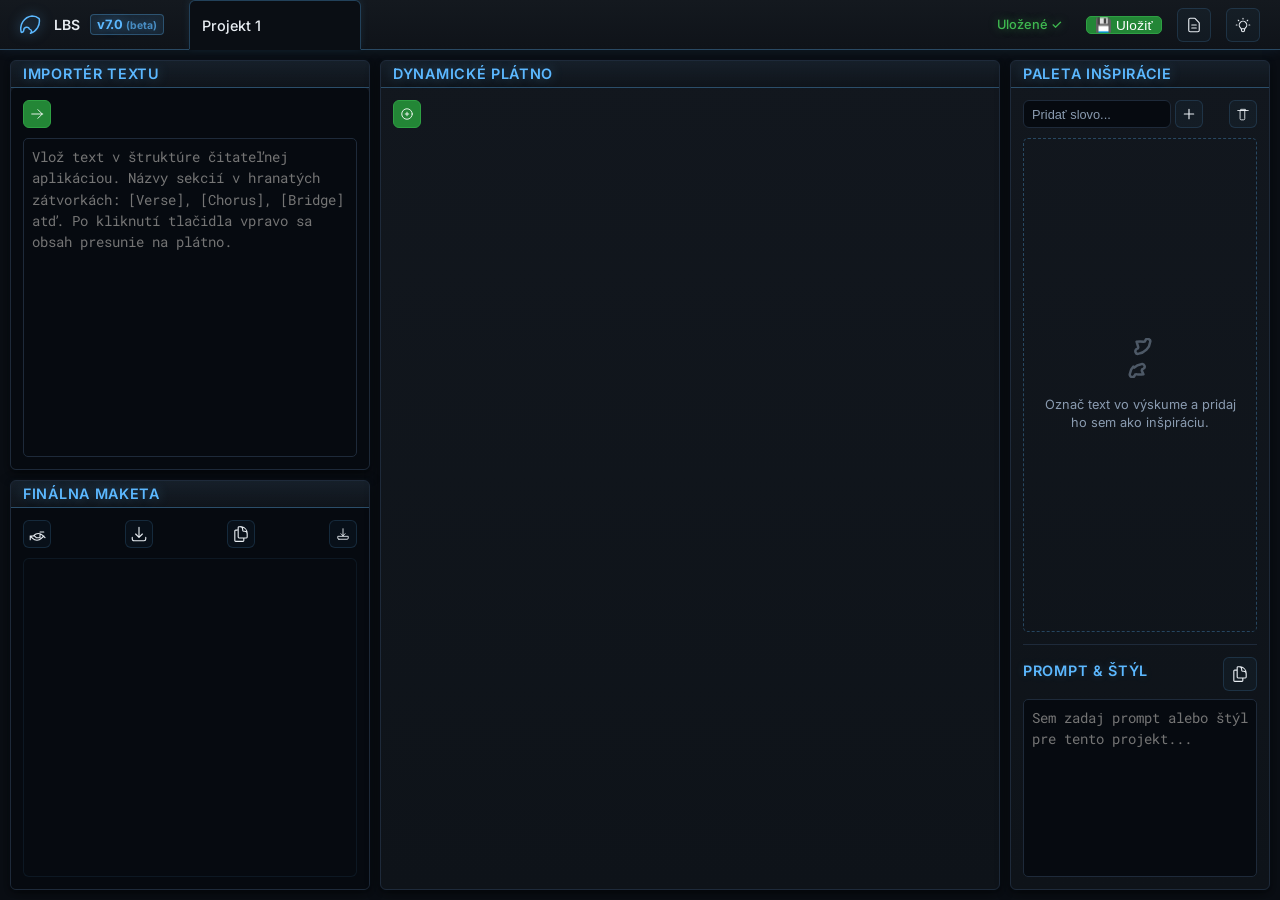
<file: project1.html>
<!DOCTYPE html>
<html lang="sk">
<head>
    <meta charset="UTF-8">
    <meta http-equiv="refresh" content="0; url=index.html?project=Projekt%201">
    <title>LBS – Projekt 1</title>
    <meta name="viewport" content="width=device-width, initial-scale=1.0">
    <script>
        (function(){
            var dest = 'index.html?project=' + encodeURIComponent('Projekt 1') + window.location.hash;
            window.location.replace(dest);
        })();
    </script>
    <link rel="stylesheet" href="./style.css">
</head>
<body>
    <p>Presmerúvam na Projekt 1… ak sa nič nedeje, klikni <a href="index.html?project=Projekt%201">sem</a>.</p>
</body>
</html>
</file>
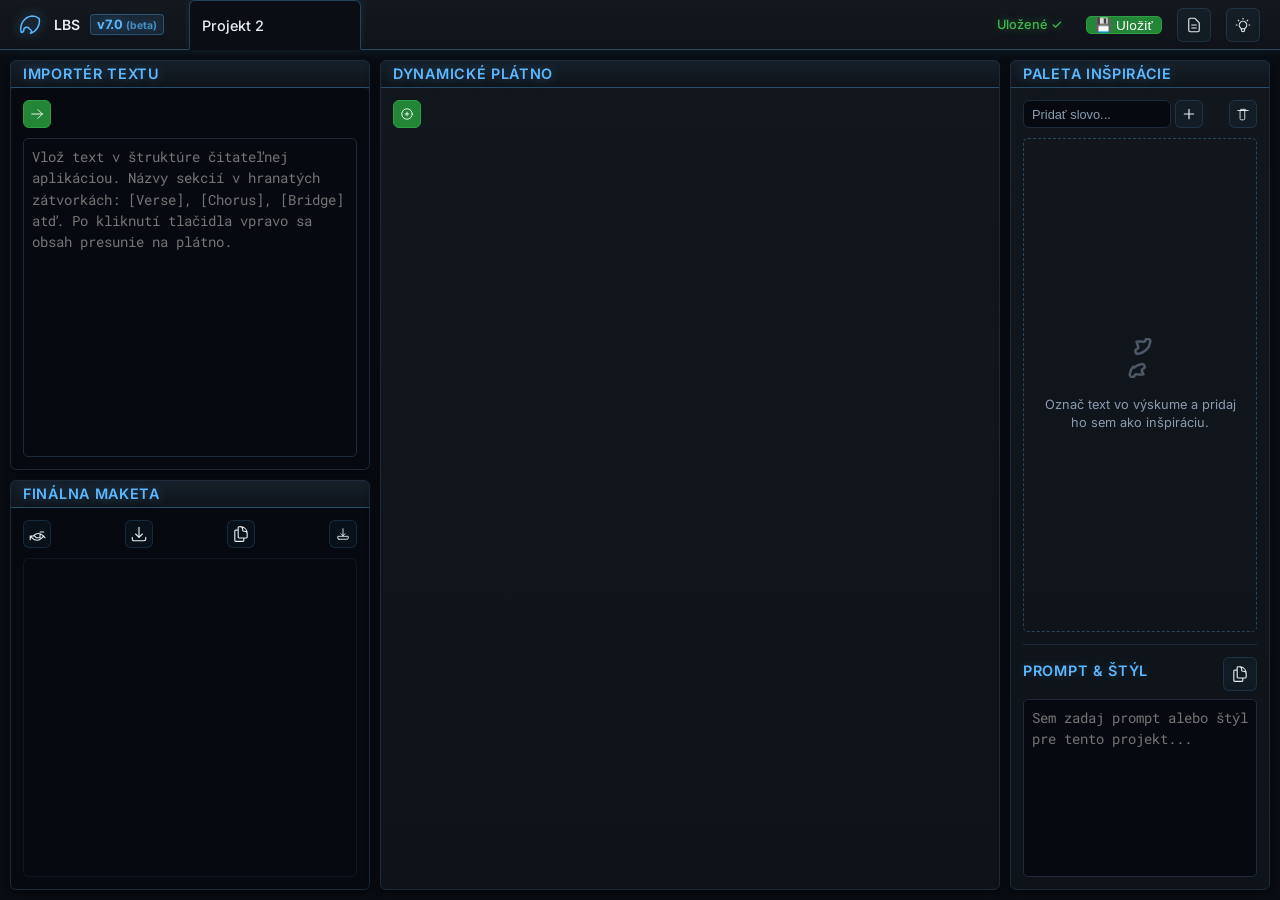
<file: project2.html>
<!DOCTYPE html>
<html lang="sk">
<head>
    <meta charset="UTF-8">
    <meta http-equiv="refresh" content="0; url=index.html?project=Projekt%202">
    <title>LBS – Projekt 2</title>
    <meta name="viewport" content="width=device-width, initial-scale=1.0">
    <script>
        (function(){
            var dest = 'index.html?project=' + encodeURIComponent('Projekt 2') + window.location.hash;
            window.location.replace(dest);
        })();
    </script>
    <link rel="stylesheet" href="./style.css">
</head>
<body>
    <p>Presmerúvam na Projekt 2… ak sa nič nedeje, klikni <a href="index.html?project=Projekt%202">sem</a>.</p>
</body>
</html>
</file>
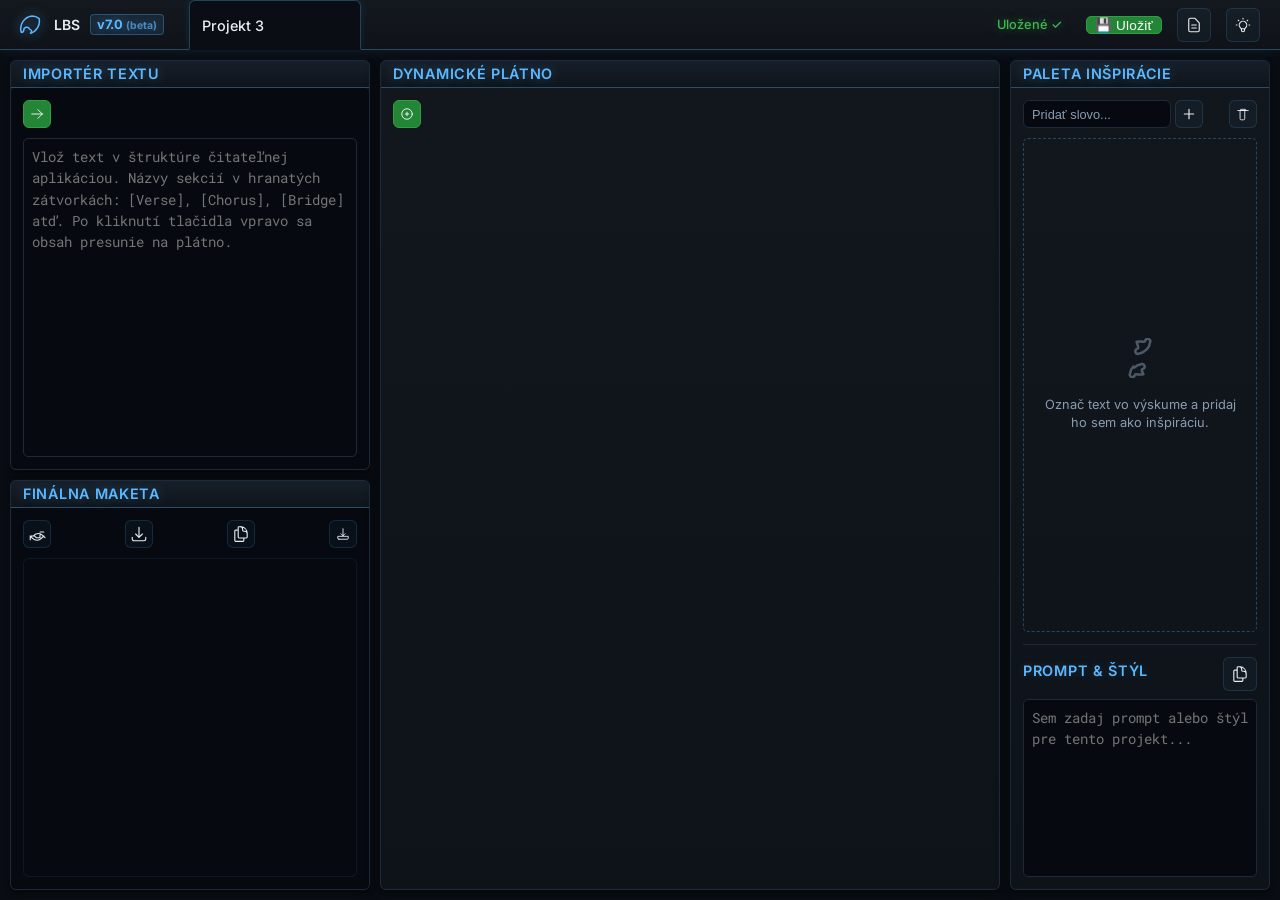
<file: project3.html>
<!DOCTYPE html>
<html lang="sk">
<head>
    <meta charset="UTF-8">
    <meta http-equiv="refresh" content="0; url=index.html?project=Projekt%203">
    <title>LBS – Projekt 3</title>
    <meta name="viewport" content="width=device-width, initial-scale=1.0">
    <script>
        (function(){
            var dest = 'index.html?project=' + encodeURIComponent('Projekt 3') + window.location.hash;
            window.location.replace(dest);
        })();
    </script>
    <link rel="stylesheet" href="./style.css">
</head>
<body>
    <p>Presmerúvam na Projekt 3… ak sa nič nedeje, klikni <a href="index.html?project=Projekt%203">sem</a>.</p>
</body>
</html>
</file>
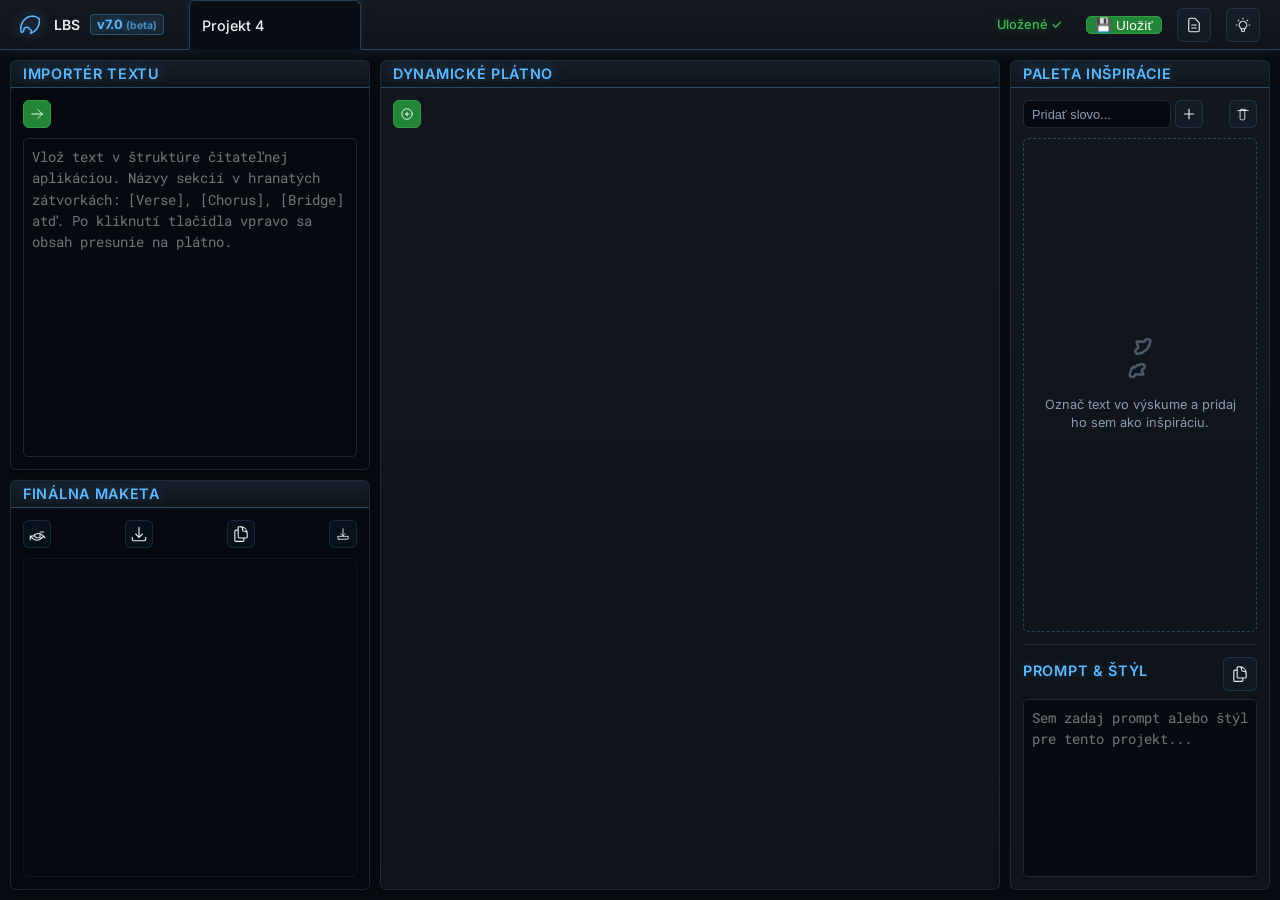
<file: project4.html>
<!DOCTYPE html>
<html lang="sk">
<head>
    <meta charset="UTF-8">
    <meta http-equiv="refresh" content="0; url=index.html?project=Projekt%204">
    <title>LBS – Projekt 4</title>
    <meta name="viewport" content="width=device-width, initial-scale=1.0">
    <script>
        (function(){
            var dest = 'index.html?project=' + encodeURIComponent('Projekt 4') + window.location.hash;
            window.location.replace(dest);
        })();
    </script>
    <link rel="stylesheet" href="./style.css">
</head>
<body>
    <p>Presmerúvam na Projekt 4… ak sa nič nedeje, klikni <a href="index.html?project=Projekt%204">sem</a>.</p>
</body>
</html>
</file>
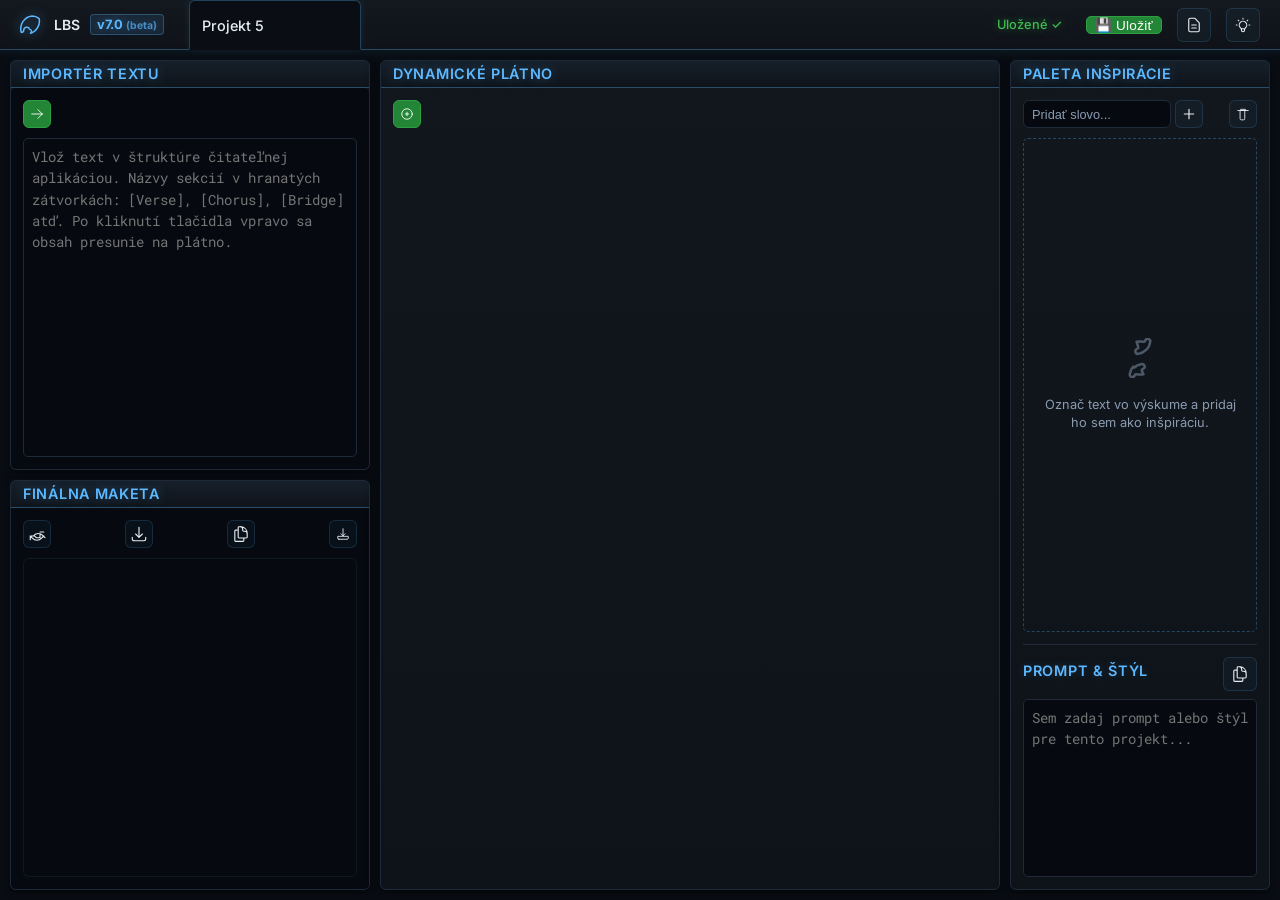
<file: project5.html>
<!DOCTYPE html>
<html lang="sk">
<head>
    <meta charset="UTF-8">
    <meta http-equiv="refresh" content="0; url=index.html?project=Projekt%205">
    <title>LBS – Projekt 5</title>
    <meta name="viewport" content="width=device-width, initial-scale=1.0">
    <script>
        (function(){
            var dest = 'index.html?project=' + encodeURIComponent('Projekt 5') + window.location.hash;
            window.location.replace(dest);
        })();
    </script>
    <link rel="stylesheet" href="./style.css">
</head>
<body>
    <p>Presmerúvam na Projekt 5… ak sa nič nedeje, klikni <a href="index.html?project=Projekt%205">sem</a>.</p>
</body>
</html>
</file>
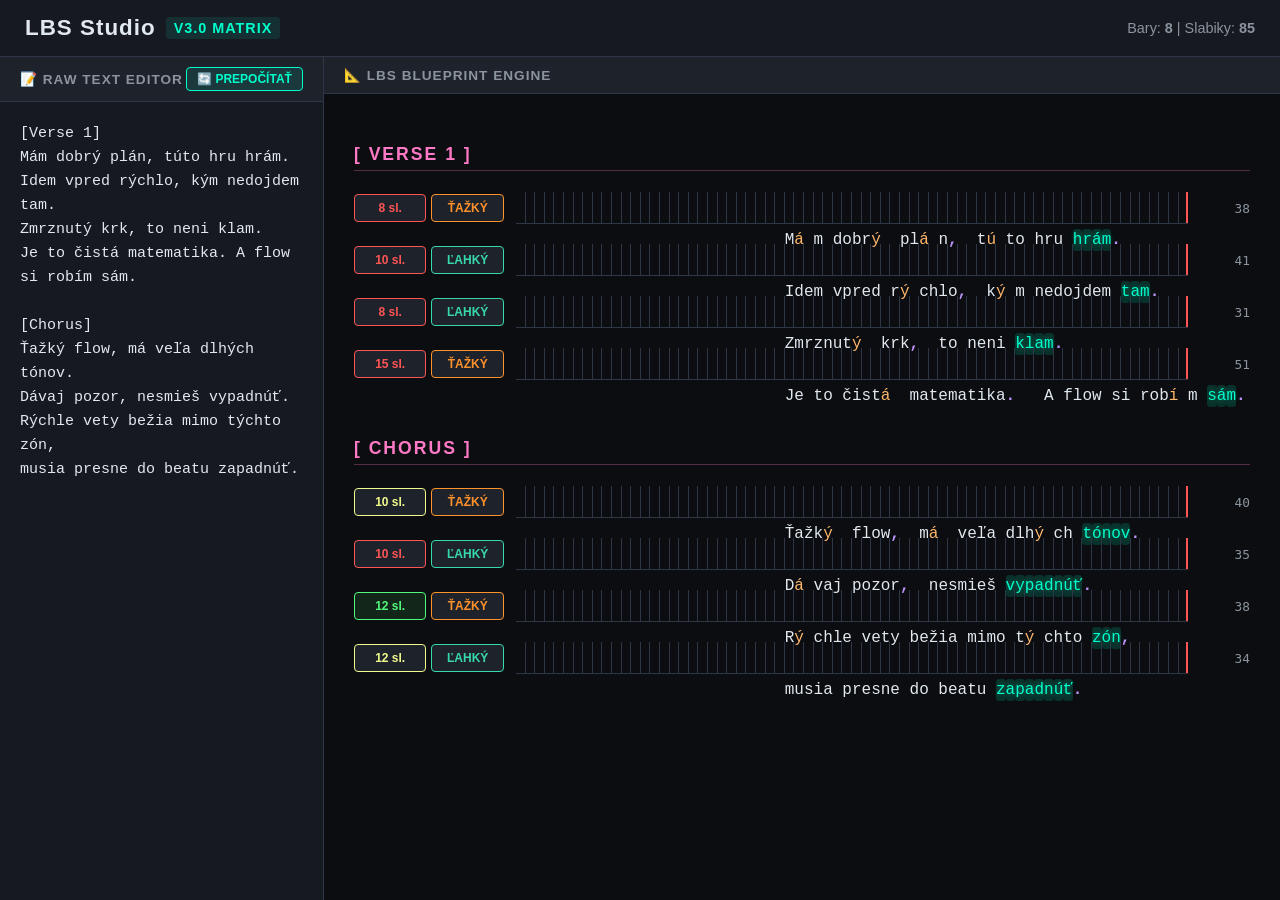
<file: Test funkcii/text logic.html>
<!DOCTYPE html>
<html lang="sk">
<head>
    <meta charset="UTF-8">
    <meta name="viewport" content="width=device-width, initial-scale=1.0">
    <title>LBS Rhythmic Studio V3.0</title>
    <style>
        :root {
            --bg-main: #0b0d10;
            --bg-panel: #161920;
            --bg-panel-light: #1e222b;
            --text-main: #e2e8f0;
            --text-muted: #8b949e;
            --grid-line: #2d3748;
            --accent-tag: #ff79c6;
            --accent-rhyme: #00ffcc;
            --accent-long: #ffb86c;
            --accent-punct: #bd93f9;
            --success: #50fa7b;
            --warning: #f1fa8c;
            --danger: #ff5555;
            --heavy-flow: #ff922b;
            --light-flow: #38d9a9;
        }

        * {
            box-sizing: border-box;
            margin: 0;
            padding: 0;
        }

        body {
            font-family: -apple-system, BlinkMacSystemFont, "Segoe UI", Roboto, Helvetica, Arial, sans-serif;
            background-color: var(--bg-main);
            color: var(--text-main);
            display: flex;
            flex-direction: column;
            height: 100vh;
            overflow: hidden;
        }

        /* HEADER */
        header {
            padding: 15px 25px;
            background-color: var(--bg-panel);
            border-bottom: 1px solid var(--grid-line);
            display: flex;
            justify-content: space-between;
            align-items: center;
            flex-shrink: 0;
        }

        header h1 {
            font-size: 1.4rem;
            color: var(--text-main);
            letter-spacing: 1px;
            display: flex;
            align-items: center;
            gap: 10px;
        }
        
        header h1 span {
            color: var(--accent-rhyme);
            font-size: 0.9rem;
            background: rgba(0,255,204,0.1);
            padding: 3px 8px;
            border-radius: 4px;
        }

        .header-stats {
            color: var(--text-muted);
            font-size: 0.9rem;
        }

        /* WORKSPACE */
        .workspace {
            display: flex;
            flex: 1;
            overflow: hidden;
        }

        /* LEFT PANEL: EDITOR */
        .editor-panel {
            width: 35%;
            min-width: 300px;
            background-color: var(--bg-panel);
            border-right: 1px solid var(--grid-line);
            display: flex;
            flex-direction: column;
        }

        .panel-header {
            padding: 10px 20px;
            font-size: 0.85rem;
            font-weight: bold;
            color: var(--text-muted);
            text-transform: uppercase;
            letter-spacing: 1px;
            background-color: var(--bg-panel-light);
            border-bottom: 1px solid var(--grid-line);
            display: flex;
            justify-content: space-between;
            align-items: center;
        }

        .refresh-btn {
            background: rgba(0, 255, 204, 0.1);
            color: var(--accent-rhyme);
            border: 1px solid var(--accent-rhyme);
            padding: 4px 10px;
            border-radius: 4px;
            cursor: pointer;
            font-size: 0.75rem;
            font-weight: bold;
            transition: all 0.2s;
        }

        .refresh-btn:hover {
            background: var(--accent-rhyme);
            color: var(--bg-main);
        }
        
        .refresh-btn:active {
            transform: scale(0.95);
        }

        textarea {
            flex: 1;
            width: 100%;
            background-color: transparent;
            color: var(--text-main);
            border: none;
            padding: 20px;
            font-family: 'Courier New', Courier, monospace;
            font-size: 15px;
            line-height: 1.6;
            resize: none;
            outline: none;
        }

        /* RIGHT PANEL: BLUEPRINT ENGINE */
        .blueprint-panel {
            flex: 1;
            display: flex;
            flex-direction: column;
            background-color: var(--bg-main);
        }

        .canvas-container {
            flex: 1;
            padding: 30px;
            overflow-y: auto;
            display: flex;
            flex-direction: column;
            gap: 12px;
        }

        /* LBS UI COMPONENTS */
        .section-tag {
            font-size: 1.1rem;
            color: var(--accent-tag);
            font-weight: bold;
            margin-top: 20px;
            margin-bottom: 5px;
            padding-bottom: 5px;
            border-bottom: 1px solid rgba(255, 121, 198, 0.3);
            display: inline-block;
            letter-spacing: 2px;
        }

        .bar-row {
            display: flex;
            align-items: center;
            gap: 12px;
            padding: 4px 0;
            transition: background-color 0.2s;
        }
        
        .bar-row:hover {
            background-color: rgba(255,255,255,0.03);
            border-radius: 4px;
        }

        /* STAT BOXES */
        .stat-group {
            display: flex;
            gap: 5px;
            width: 150px;
        }

        .stat-box {
            background-color: var(--bg-panel-light);
            border: 1px solid var(--grid-line);
            padding: 6px 10px;
            border-radius: 4px;
            font-size: 0.75rem;
            font-weight: bold;
            color: var(--text-muted);
            display: flex;
            flex-direction: column;
            align-items: center;
            justify-content: center;
            flex: 1;
        }

        .stat-box.sl-perfect { border-color: var(--success); color: var(--success); background: rgba(80, 250, 123, 0.1); }
        .stat-box.sl-warning { border-color: var(--warning); color: var(--warning); }
        .stat-box.sl-danger { border-color: var(--danger); color: var(--danger); }

        .stat-box.flow-heavy { color: var(--heavy-flow); border-color: var(--heavy-flow); }
        .stat-box.flow-light { color: var(--light-flow); border-color: var(--light-flow); }

        /* MAGICKÁ MRIEŽKA */
        .rhythmic-grid {
            font-family: 'Courier New', Courier, monospace;
            font-size: 16px;
            white-space: pre;
            width: 70ch;
            height: 32px;
            line-height: 32px;
            position: relative;
            background-image: repeating-linear-gradient(
                to right,
                transparent 0,
                transparent calc(1ch - 1px),
                var(--grid-line) calc(1ch - 1px),
                var(--grid-line) 1ch
            );
            border-bottom: 1px solid var(--grid-line);
        }

        .slot-2 { padding-right: 1ch; }
        .slot-3 { padding-right: 2ch; }

        .vowel-long { color: var(--accent-long); }
        .punct-comma { color: var(--accent-punct); font-weight: bold; }
        .punct-period { color: var(--accent-punct); font-weight: bold; }
        
        .rhyme-anchor {
            background-color: rgba(0, 255, 204, 0.15);
            color: var(--accent-rhyme);
            border-radius: 3px;
            padding: 2px 0;
            text-shadow: 0 0 5px rgba(0, 255, 204, 0.3);
        }

        .grid-limit-marker {
            position: absolute;
            right: 0;
            top: 0;
            bottom: 0;
            width: 2px;
            background-color: var(--danger);
            z-index: 10;
        }
        
        .slots-count {
            font-family: monospace;
            font-size: 0.8rem;
            color: var(--text-muted);
            width: 50px;
            text-align: right;
        }
        .slots-count.over { color: var(--danger); font-weight: bold; }

    </style>
</head>
<body>

    <header>
        <h1>LBS Studio <span>V3.0 MATRIX</span></h1>
        <div class="header-stats" id="global-stats">Načítavam...</div>
    </header>

    <div class="workspace">
        <!-- ĽAVÝ PANEL: Písanie textu a štruktúry -->
        <div class="editor-panel">
            <div class="panel-header">
                <span>📝 RAW Text Editor</span>
                <button id="refresh-btn" class="refresh-btn" title="Vynútiť prepočet">🔄 PREPOČÍTAŤ</button>
            </div>
            <textarea id="lbs-input" spellcheck="false" placeholder="Zadaj tag [Verse 1] a začni písať..."></textarea>
        </div>

        <!-- PRAVÝ PANEL: Dynamický analyzátor -->
        <div class="blueprint-panel">
            <div class="panel-header">📐 LBS Blueprint Engine</div>
            <div class="canvas-container" id="canvas">
                <!-- Riadky sa vygenerujú automaticky -->
            </div>
        </div>
    </div>

    <script>
        const inputEl = document.getElementById('lbs-input');
        const canvasEl = document.getElementById('canvas');
        const globalStatsEl = document.getElementById('global-stats');
        const refreshBtn = document.getElementById('refresh-btn');

        // Regex definície pre analýzu
        const VOWELS_ALL = /[aäeioóuúyýáéíôAÄEIOÓUÚYÝÁÉÍÔ]/gi;
        const SYLLABIC_CONSONANTS = /(?<=^|[^aäeioóuúyýáéíôAÄEIOÓUÚYÝÁÉÍÔ\s])[rŕlĺRŔLĹ](?=[^aäeioóuúyýáéíôAÄEIOÓUÚYÝÁÉÍÔ\s]|$)/gi;
        const LONG_VOWELS_REGEX = /[áéíóúýĺŕÁÉÍÓÚÝĹŔ]/g;
        const LONG_VOWELS_STR = 'áéíóúýĺŕÁÉÍÓÚÝĹŔ';
        const WORD_REGEX = /[a-zA-ZáéíóúýčďěňřšťžľĺŕäôÁÉÍÓÚÝČĎĚŇŘŠŤŽĽĹŔÄÔ]+/g;
        const TAG_REGEX = /^\[(.*?)\]$/; // Detekuje štruktúrne tagy ako [Verse 1]

        // Predvolený text aplikácie
        const defaultText = `[Verse 1]
Mám dobrý plán, túto hru hrám.
Idem vpred rýchlo, kým nedojdem tam.
Zmrznutý krk, to neni klam.
Je to čistá matematika. A flow si robím sám.

[Chorus]
Ťažký flow, má veľa dlhých tónov.
Dávaj pozor, nesmieš vypadnúť.
Rýchle vety bežia mimo týchto zón,
musia presne do beatu zapadnúť.`;

        // Funkcia na výpočet slabík
        function countSyllables(text) {
            if (!text) return 0;
            let count = 0;
            const vowelMatches = text.match(VOWELS_ALL);
            if (vowelMatches) count += vowelMatches.length;
            const syllabicMatches = text.match(SYLLABIC_CONSONANTS);
            if (syllabicMatches) count += syllabicMatches.length;
            return count;
        }

        // Hlavný renderovací algoritmus
        function renderBlueprint() {
            const text = inputEl.value;
            const lines = text.split('\n');
            let html = '';
            
            let totalBars = 0;
            let totalSyllables = 0;

            lines.forEach(line => {
                const trimmedLine = line.trim();

                // 1. Preskočenie prázdnych riadkov
                if (trimmedLine === '') {
                    html += `<div style="height: 10px;"></div>`;
                    return;
                }

                // 2. Detekcia Štruktúrnych Tagov (napr. [Verse 1])
                const tagMatch = trimmedLine.match(TAG_REGEX);
                if (tagMatch) {
                    html += `<div class="section-tag">[ ${tagMatch[1].toUpperCase()} ]</div>`;
                    return;
                }

                // --- 3. SPRACOVANIE BARU (VERŠA) ---
                totalBars++;
                const syllables = countSyllables(trimmedLine);
                totalSyllables += syllables;
                
                // Analýza flowu (Ťažký vs Ľahký)
                const longVowelsCount = (trimmedLine.match(LONG_VOWELS_REGEX) || []).length;
                const isHeavyFlow = longVowelsCount >= 3;
                const flowName = isHeavyFlow ? 'ŤAŽKÝ' : 'ĽAHKÝ';
                const flowClass = isHeavyFlow ? 'flow-heavy' : 'flow-light';
                
                // Vyhodnotenie kvality slabík
                let slClass = 'sl-danger';
                if (isHeavyFlow) {
                    if (syllables === 11 || syllables === 12) slClass = 'sl-perfect';
                    else if (syllables === 10 || syllables === 13) slClass = 'sl-warning';
                } else {
                    if (syllables === 13 || syllables === 14) slClass = 'sl-perfect';
                    else if (syllables === 12 || syllables === 15) slClass = 'sl-warning';
                }

                let slots = 0;
                let parsedHtml = '';

                // Hľadanie koncového slova (Rým Kotva)
                let lastWordStart = -1, lastWordEnd = -1, match;
                while ((match = WORD_REGEX.exec(trimmedLine)) !== null) {
                    lastWordStart = match.index;
                    lastWordEnd = match.index + match[0].length;
                }

                // Znak po znaku - analýza dĺžok
                for (let i = 0; i < trimmedLine.length; i++) {
                    const char = trimmedLine[i];
                    let charSlots = 1;
                    let cssClasses = [];

                    if (i >= lastWordStart && i < lastWordEnd) {
                        cssClasses.push('rhyme-anchor');
                    }

                    if (LONG_VOWELS_STR.includes(char)) {
                        charSlots = 2;
                        cssClasses.push('slot-2', 'vowel-long');
                    } else if (char === ',') {
                        charSlots = 2;
                        cssClasses.push('slot-2', 'punct-comma');
                    } else if (char === '.') {
                        charSlots = 3;
                        cssClasses.push('slot-3', 'punct-period');
                    }

                    slots += charSlots;
                    
                    if (cssClasses.length > 0) {
                        parsedHtml += `<span class="${cssClasses.join(' ')}">${char}</span>`;
                    } else {
                        parsedHtml += char;
                    }
                }

                // Generovanie HTML riadku
                html += `
                    <div class="bar-row">
                        <div class="stat-group">
                            <div class="stat-box ${slClass}" title="Počet slabík">
                                <span>${syllables} sl.</span>
                            </div>
                            <div class="stat-box ${flowClass}" title="${isHeavyFlow ? '3+ dlhých hlások' : '<3 dlhých hlások'}">
                                <span>${flowName}</span>
                            </div>
                        </div>
                        
                        <div class="rhythmic-grid">
                            ${parsedHtml}
                            <div class="grid-limit-marker" title="Hranica 70 slotov"></div>
                        </div>
                        
                        <div class="slots-count ${slots > 70 ? 'over' : ''}">
                            ${slots}
                        </div>
                    </div>
                `;
            });

            canvasEl.innerHTML = html;
            globalStatsEl.innerHTML = `Bary: <strong>${totalBars}</strong> | Slabiky: <strong>${totalSyllables}</strong>`;
        }

        // Inicializácia
        inputEl.value = defaultText;
        
        // ZRUŠENÉ: Ťažké automatické prepočítavanie pri každom stlačení
        // inputEl.addEventListener('input', renderBlueprint);
        
        // PRIDANÉ: Ľahké upozornenie pre používateľa, že text bol zmenený a matica je neaktuálna
        inputEl.addEventListener('input', () => {
            refreshBtn.innerHTML = '⚠️ PREPOČÍTAŤ';
            refreshBtn.style.background = 'rgba(255, 85, 85, 0.15)';
            refreshBtn.style.color = 'var(--danger)';
            refreshBtn.style.borderColor = 'var(--danger)';
        });
        
        // Manuálny refresh s vizuálnym feedbackom a tvrdým prepočtom
        refreshBtn.addEventListener('click', () => {
            renderBlueprint();
            
            // Vizuálna odozva po kliknutí (Úspech)
            refreshBtn.innerHTML = '✔️ HOTOVO';
            refreshBtn.style.background = 'var(--success)';
            refreshBtn.style.color = '#000';
            refreshBtn.style.borderColor = 'var(--success)';
            
            setTimeout(() => {
                refreshBtn.innerHTML = '🔄 PREPOČÍTAŤ';
                refreshBtn.style.background = 'rgba(0, 255, 204, 0.1)';
                refreshBtn.style.color = 'var(--accent-rhyme)';
                refreshBtn.style.borderColor = 'var(--accent-rhyme)';
            }, 800);
        });

        renderBlueprint(); // Prvé vykreslenie po načítaní stránky
    </script>
</body>
</html>
</file>
<file: style.css>
/* ZÁKLADNÉ PREMENNÉ A NASTAVENIA */
:root {
    --bg-main: #0A0E14;
    --bg-panel: #12171E;
    --bg-input: #060A10;
    --border-color: #1E2A3A;
    --text-primary: #E8EDF2;
    --text-secondary: #8A9BB0;
    --accent-primary: #5CB8FF;
    --accent-secondary: #2979FF;
    --accent-success: #3FB950;
    --accent-danger: #F87171;
    --accent-warning: #E3B341;
    --accent-glow: rgba(92, 184, 255, 0.12);
    --neon-glow-sm: 0 0 6px rgba(92, 184, 255, 0.25);
    --neon-glow-md: 0 0 12px rgba(92, 184, 255, 0.2), 0 0 4px rgba(92, 184, 255, 0.35);
    --neon-glow-lg: 0 0 20px rgba(92, 184, 255, 0.15), 0 0 8px rgba(92, 184, 255, 0.4);
    --neon-border: rgba(92, 184, 255, 0.3);
    --neon-border-bright: rgba(92, 184, 255, 0.6);
    --font-sans: 'Inter', sans-serif;
    --font-mono: 'Roboto Mono', monospace;
    --header-height: 50px;
    --column-width-io: 400px;
    --column-width-palette: 300px;
}

* { box-sizing: border-box; margin: 0; padding: 0; }
html, body { width: 100%; height: 100%; overflow: hidden; }

body {
    font-family: var(--font-sans);
    background-color: var(--bg-main);
    color: var(--text-primary);
    font-size: 14px;
    -webkit-font-smoothing: antialiased;
    -moz-osx-font-smoothing: grayscale;
}

/* HLAVNÝ LAYOUT APLIKÁCIE */
#app-container {
    display: grid;
    grid-template-rows: var(--header-height) 1fr;
    height: 100vh;
}

#app-header {
    display: flex;
    justify-content: space-between;
    align-items: center;
    padding: 0 0 0 20px;
    border-bottom: 1px solid var(--neon-border);
    background: linear-gradient(180deg, #14191F 0%, #0F1319 100%);
    box-shadow: 0 1px 12px rgba(92, 184, 255, 0.08);
}

.logo { display: flex; align-items: center; gap: 10px; font-weight: 600; height: 100%; }
.logo svg { width: 24px; height: 24px; color: var(--accent-primary); flex-shrink: 0; filter: drop-shadow(0 0 6px rgba(92, 184, 255, 0.6)); }
#app-version {
    font-size: 0.8rem;
    font-weight: 700;
    color: var(--accent-primary);
    background-color: rgba(92, 184, 255, 0.1);
    padding: 2px 6px;
    border-radius: 4px;
    border: 1px solid var(--neon-border);
    text-shadow: 0 0 10px rgba(92, 184, 255, 0.5);
}


.header-right-controls { display: flex; align-items:center; gap: 15px; padding-right: 20px; }

.save-status {
    font-size: 0.8rem;
    font-weight: 500;
    padding: 3px 9px;
    border-radius: 12px;
    transition: all 0.3s ease;
    min-width: 80px;
    text-align: center;
}
.save-status[data-status="saved"] { color: var(--accent-success); text-shadow: 0 0 8px rgba(63, 185, 80, 0.5); }
.save-status[data-status="unsaved"] { color: var(--accent-warning); text-shadow: 0 0 8px rgba(227, 179, 65, 0.5); }
.save-status[data-status="saving"] { color: var(--text-secondary); }

#main-content {
    display: grid;
    /* Jemná úprava šírok: ľavý panel +4%, pravý panel +4% (spolu ~8%), stred sa o toľko zmenší. */
    /* Percentá s bezpečnými minimami, aby sa nerozbilo na menších rozlíšeniach. */
    grid-template-columns: minmax(360px, 25vw) 1fr minmax(260px, 20vw);
    gap: 10px;
    padding: 10px;
    overflow: hidden;
    height: calc(100vh - var(--header-height));
}

.io-column { 
    display: flex; 
    flex-direction: column; 
    gap: 10px; 
    min-height: 0; 
}

#source-panel { height: calc(50% - 5px); }
#output-panel { height: calc(50% - 5px); }
/* Pridané pre panel inšpirácie, aby vyplnil celú výšku */

.io-column .panel .panel-content { flex-grow: 1; display: flex; flex-direction: column; min-height: 0; }
#source-input, .output-content { flex-grow: 1; height: 100%; }
#inspiration-panel .panel-content { flex-grow: 1; }

.panel {
    background-color: var(--bg-panel);
    border: 1px solid var(--border-color);
    border-radius: 6px;
    display: flex;
    flex-direction: column;
    overflow: hidden;
    min-width: 0;
    transition: border-color 0.3s ease, box-shadow 0.3s ease;
}
.panel:hover {
    border-color: var(--neon-border);
    box-shadow: var(--neon-glow-sm);
}

#inspiration-panel {
    height: 100%;
}

.panel-header {
    display: flex;
    justify-content: space-between;
    align-items: center;
    padding: 6px 12px;
    border-bottom: 1px solid var(--neon-border);
    background: linear-gradient(180deg, rgba(92, 184, 255, 0.06) 0%, rgba(6, 10, 16, 0.6) 100%);
    flex-shrink: 0;
}
.panel-header h2 { font-size: 0.9rem; font-weight: 600; line-height: 1; color: var(--accent-primary); text-shadow: 0 0 12px rgba(92, 184, 255, 0.35); }
.panel-content { padding: 12px; overflow-y: auto; }

/* PANEL VSTUPU A VÝSTUPU */
.source-content { 
    display: flex; 
    flex-direction: column; 
    flex-grow: 1; 
    position: relative;
    background-color: var(--bg-input);
    border-radius: 5px;
}
#source-input {
    width: 100%;
    background: transparent;
    border: 1px solid var(--border-color);
    border-radius: 5px; 
    color: var(--text-primary);
    padding: 8px; 
    font-family: var(--font-mono); 
    font-size: 0.85rem;
    resize: none;
    position: relative;
    z-index: 1;
}
#source-input:focus { outline: none; border-color: var(--accent-primary); box-shadow: 0 0 0 2px rgba(92, 184, 255, 0.15), var(--neon-glow-md); }

.output-content { background-color: var(--bg-input); }
#maketaOutput {
    padding: 10px; white-space: pre-wrap; word-wrap: break-word;
    font-family: var(--font-mono); font-size: 0.8rem; line-height: 1.7;
    height: 100%;
    overflow-y: auto;
}

/* TEMPLATE TAGS */
.template-inserter {
    display: none;
}

.template-tag-btn {
    display: none;
}

.template-tag-btn:hover {
    background-color: var(--accent-primary);
    color: var(--bg-main);
    border-color: var(--accent-primary);
}

/* PANEL PALETY INŠPIRÁCIE */
#inspiration-panel .panel-content {
    display: flex;
    flex-direction: column;
    padding: 12px;
}

#inspiration-palette {
    flex-grow: 1; /* Paleta zaberie všetok voľný priestor */
    min-height: 0; /* Dôležité pre správne fungovanie flexboxu v Chrome/Safari */
    overflow-y: auto; /* Pridá scrollbar, ak je obsahu veľa */
    display: flex;
    flex-direction: column;
    gap: 8px;
    border: 2px dashed transparent;
    border-radius: 6px;
    padding: 4px;
    transition: border-color 0.2s, background-color 0.2s, box-shadow 0.2s;
}

#inspiration-palette.placeholder { width: 100%; flex-grow: 1; border: 1px dashed var(--neon-border); border-radius: 5px; display: flex; flex-direction: column; justify-content: center; align-items: center; text-align: center; color: var(--text-secondary); padding: 15px; }
#inspiration-palette.placeholder svg { width: 40px; height: 40px; margin-bottom: 10px; opacity: 0.5; }
#inspiration-palette.placeholder p { font-size: 0.8rem; max-width: 200px; line-height: 1.4; }
.palette-item { background-color: var(--bg-input); border: 1px solid var(--border-color); border-radius: 4px; padding: 8px 10px; display: flex; justify-content: space-between; align-items: flex-start; gap: 10px; font-family: var(--font-mono); font-size: 0.8rem; line-height: 1.5; }
.palette-item-text { word-break: break-word; }
.remove-palette-item-btn { background: none; border: none; color: var(--text-secondary); cursor: pointer; padding: 0; line-height: 1; font-size: 1.2rem; transition: color 0.2s ease; }
.remove-palette-item-btn:hover { color: var(--accent-danger); }

/* --- Kontajner pre Prompt & Štýl --- */
#prompt-style-container {
    flex-shrink: 0;
    flex-basis: 30%; /* Počiatočná výška 30% */
    min-height: 150px; /* Minimálna výška, aby bol použiteľný */
    display: flex;
    flex-direction: column;
    margin-top: 12px;
    padding-top: 12px;
    border-top: 1px solid var(--border-color);
}

.prompt-style-header {
    display: flex;
    justify-content: space-between;
    align-items: center;
    margin-bottom: 8px;
}

.sub-header {
    font-size: 0.9rem;
    font-weight: 600;
    margin-bottom: 8px;
    letter-spacing:.7px; 
    text-transform:uppercase;
    color: var(--accent-primary);
    text-shadow: 0 0 8px rgba(92, 184, 255, 0.2);
}

#prompt-style-input {
    flex-grow: 1;
    width: 100%;
    resize: none;
    /* Zjednotenie s ostatnými textarea prvkami */
    background: var(--bg-input);
    border: 1px solid var(--border-color);
    border-radius: 5px; 
    color: var(--text-primary);
    padding: 8px; 
    font-family: var(--font-mono); 
    font-size: 0.85rem;
    line-height: 1.55;
}

/* === STREDNÝ PANEL (DYNAMICKÉ PLÁTNO) === */
.section-container { border: 1px solid var(--border-color); border-radius: 6px; margin-bottom: 7px; background-color: var(--bg-main); transition: box-shadow 0.2s ease, border-color 0.2s ease; }
.section-container.dragging { opacity: 0.8; border-color: var(--accent-primary); box-shadow: 0 5px 20px rgba(0,0,0,0.4); transform: scale(1.01); }
.section-header { display: flex; align-items: center; padding: 2px 6px; background: linear-gradient(180deg, rgba(92, 184, 255, 0.05) 0%, rgba(12, 16, 24, 0.6) 100%); min-height: 28px; }
.section-drag-handle { cursor: move; color: var(--text-secondary); padding: 2px; margin-right: 5px; display: flex; align-items: center; justify-content: center; }
.section-drag-handle svg { width: 12px; height: 12px; pointer-events: none; }
.section-label { font-weight: bold; flex-grow: 1; font-family: var(--font-mono); font-size: 0.72rem; color: var(--accent-primary); text-shadow: 0 0 8px rgba(92, 184, 255, 0.3); }
.section-controls { display: flex; align-items: center; gap: 4px; }
.bars-container { padding: 3px; }
.bar-item { display: flex; align-items: center; gap: 4px; padding: 1px 5px; border-radius: 3px; margin-bottom: 2px; background-color: var(--bg-input); border: 1px solid var(--border-color); transition: background-color 0.2s ease; min-height: 22px; }
.bar-item:hover { background-color: #0d1a29; }
.bar-item:last-child { margin-bottom: 0; }
.bar-item.dragging { opacity: 0.5; background-color: var(--accent-glow); }
.bar-item:nth-child(4n):not(:last-child) { margin-bottom: 6px; }
.bar-drag-handle { cursor: grab; color: var(--text-secondary); font-size: 0.7rem; line-height: 1; flex-shrink: 0; }
.bar-drag-handle:active { cursor: grabbing; }

/* --- PRIDANÉ ŠTÝLY PRE PLACEHOLDER --- */
.bar-drag-placeholder {
    height: 24px;
    background: rgba(88, 166, 255, 0.2);
    border: 1px dashed var(--accent-primary);
    border-radius: 3px;
    margin: 0 3px 2px 3px;
}
.section-drag-placeholder {
    height: 10px;
    background: rgba(88, 166, 255, 0.2);
    border: 1px dashed var(--accent-primary);
    border-radius: 6px;
    margin-bottom: 10px; /* Zladiť s .section-container marginom */
}
body.is-dragging, body.is-dragging * {
    cursor: grabbing !important; /* Globálny kurzor počas ťahania */
}
/* --- KONIEC PRIDANÝCH ŠTÝLOV --- */

.bar-item { position: relative; }
.bar-input { flex-grow: 1; background-color: transparent; border: none; color: var(--text-primary); padding: 2px 0; font-size: 0.85rem; outline: none; font-family: var(--font-mono); resize: none; min-height: 28px; line-height: 1.35; overflow-y: hidden; }

/* === WORD CHIPS ŠTÝLY === */
.words-container {
    flex-grow: 1;
    display: flex;
    flex-wrap: wrap;
    gap: 3px;
    align-items: center;
    min-height: 20px;
    padding: 1px 3px;
    background-color: transparent;
    border: 1px solid transparent;
    border-radius: 4px;
    transition: border-color 0.2s, box-shadow 0.2s;
}

.words-container.drop-target {
    border-color: var(--accent-primary);
    box-shadow: 0 0 0 2px var(--accent-glow);
    background-color: rgba(99, 179, 237, 0.05);
}

.word-chip {
    display: inline-flex;
    align-items: center;
    padding: 1px 7px;
    background-color: rgba(92, 184, 255, 0.08);
    border: 1px solid rgba(92, 184, 255, 0.18);
    border-radius: 10px;
    font-size: 0.78rem;
    color: var(--text-primary);
    cursor: grab;
    user-select: none;
    transition: all 0.2s ease;
    font-family: var(--font-mono);
    line-height: 1.3;
}

.word-chip:hover {
    border-color: var(--accent-primary);
    background-color: rgba(92, 184, 255, 0.15);
    box-shadow: var(--neon-glow-sm);
    color: #fff;
}

.word-chip.dragging {
    opacity: 0.5;
    cursor: grabbing;
}

/* Vizuálny indikátor pre drop pozíciu slova */
.word-drop-indicator {
    width: 2px;
    height: 20px;
    background-color: var(--accent-primary);
    border-radius: 1px;
    animation: word-drop-pulse 0.6s ease-in-out infinite alternate;
    flex-shrink: 0;
}

@keyframes word-drop-pulse {
    from { opacity: 0.5; }
    to { opacity: 1; }
}

/* Drop target pre paletu */
#inspiration-palette.drop-target,
#inspiration-panel.drop-target {
    background-color: rgba(99, 179, 237, 0.1);
    border-color: var(--accent-primary);
    border-style: dashed;
}

.word-input {
    border: none;
    background: transparent;
    color: var(--text-primary);
    font-size: 0.78rem;
    font-family: var(--font-mono);
    padding: 1px 3px;
    min-width: 16px;
    max-width: 70px;
    outline: none;
}

.word-input::placeholder {
    color: var(--text-secondary);
    opacity: 0.6;
}

.word-edit-input {
    border: 1px solid var(--accent-primary);
    background: #21262D;
    color: var(--text-primary);
    font-size: 0.8rem;
    font-family: var(--font-mono);
    padding: 2px 8px;
    border-radius: 12px;
    outline: none;
    min-width: 40px;
}
/* === KONIEC WORD CHIPS ŠTÝLOV === */
.char-counter { font-family: var(--font-mono); font-size: 0.68rem; color: var(--accent-primary); opacity: 0.6; min-width: 36px; text-align: right; user-select: none; flex-shrink: 0; }
.remove-bar-btn { background: none; border: none; color: var(--text-secondary); cursor: pointer; visibility: hidden; opacity: 0; transition: all 0.2s ease; font-size: 1rem; padding: 0; width: 14px; flex-shrink: 0; }
.bar-item:hover .remove-bar-btn { visibility: visible; opacity: 1; }
.remove-bar-btn:hover { color: var(--accent-danger); }

/* VŠEOBECNÉ PRVKY */
.btn { background-color: #21262D; color: var(--text-primary); border: 1px solid var(--border-color); padding: 5px 10px; border-radius: 5px; font-weight: 500; transition: all 0.2s ease; display: inline-flex; align-items: center; justify-content: center; gap: 8px; cursor: pointer; font-size: 0.85rem; letter-spacing: 0.3px; }
.btn svg { width: 16px; height: 16px; }
.btn:hover { border-color: var(--accent-primary); background-color: #2a3038; }
.btn:active { transform: scale(0.98); }
.btn-danger { background-color: transparent; }
.btn-danger:hover { border-color: var(--accent-danger); color: var(--accent-danger); background-color: rgba(248, 113, 113, 0.1); }
.btn-primary { background-color: #238636; border-color: #38a54c; color: white; }
.btn-primary:hover { background-color: #2ea043; border-color: #48b55b; }
.btn-secondary { background-color: transparent; }
.add-bar-btn { font-size: 1rem; padding: 0 4px; line-height: 1; width: 22px; height: 22px; }
.remove-section-btn { font-size: 1rem; padding: 0 4px; line-height: 1; width: 22px; height: 22px; }

#updateMaketaBtn, #copyBtn, #saveAsTxtBtn { padding: 5px; }
#updateMaketaBtn svg, #copyBtn svg, #saveAsTxtBtn svg { width: 18px; height: 18px; }
#analyzeRhymesBtn { gap: 6px; }
#analyzeRhymesBtn svg { width: 16px; height: 16px; }
#analyzeRhymesBtn:disabled { opacity: 0.5; cursor: not-allowed; }


/* INPUT PRE TYP SEKCIE (teraz select dropdown) */
.section-type-input {
    background-color: var(--bg-input);
    border: 1px solid var(--border-color);
    color: var(--accent-primary);
    border-radius: 3px;
    padding: 2px 6px;
    font-size: 0.72rem;
    font-weight: 600;
    font-family: var(--font-mono);
    min-width: 90px;
    max-width: 110px;
    text-align: left;
    transition: all 0.2s ease;
    cursor: pointer;
    appearance: none;
    -webkit-appearance: none;
    -moz-appearance: none;
    background-image: url("data:image/svg+xml,%3Csvg xmlns='http://www.w3.org/2000/svg' width='10' height='10' viewBox='0 0 24 24' fill='none' stroke='%2358a6ff' stroke-width='2'%3E%3Cpath d='M6 9l6 6 6-6'/%3E%3C/svg%3E");
    background-repeat: no-repeat;
    background-position: right 5px center;
    padding-right: 20px;
}
.section-type-input:hover {
    border-color: var(--accent-primary);
}
.section-type-input:focus {
    outline: none;
    border-color: var(--accent-primary);
    box-shadow: 0 0 0 2px rgba(92, 184, 255, 0.15), var(--neon-glow-sm);
}
.section-type-input option {
    background-color: var(--bg-panel);
    color: var(--text-primary);
    padding: 8px;
}


/* VLASTNÉ MODÁLNE OKNÁ */
.modal-overlay { position: fixed; top: 0; left: 0; width: 100%; height: 100%; background-color: rgba(0, 0, 0, 0.7); display: flex; justify-content: center; align-items: center; z-index: 1000; transition: opacity 0.3s ease; backdrop-filter: blur(5px); }
.modal-overlay.hidden { opacity: 0; pointer-events: none; }
.modal { background-color: var(--bg-panel); padding: 25px; border-radius: 8px; border: 1px solid var(--border-color); width: 90%; max-width: 400px; text-align: center; transform: scale(0.95); transition: transform 0.3s ease; }
.modal-overlay:not(.hidden) .modal { transform: scale(1); }
.modal p { margin-bottom: 20px; font-size: 1rem; line-height: 1.5; }
.modal-buttons { display: flex; justify-content: center; gap: 15px; }

/* NOVÝ SYSTÉM KARIET (TABS) */
#project-tabs-container {
    display: flex;
    align-items: flex-end;
    height: 100%;
    padding-left: 15px;
    gap: 2px;
}

.project-tab {
    display: flex;
    align-items: center;
    gap: 8px;
    background-color: var(--bg-main);
    border: 1px solid rgba(92, 184, 255, 0.1);
    padding: 0 12px;
    height: calc(var(--header-height) - 10px);
    border-bottom: none;
    border-radius: 6px 6px 0 0;
    cursor: pointer;
    transition: all 0.2s ease;
    position: relative;
    top: 1px;
}

.project-tab:hover {
    background-color: rgba(92, 184, 255, 0.05);
    border-color: var(--neon-border);
}

.project-tab.active {
    background-color: var(--bg-main);
    border-color: var(--neon-border);
    color: var(--accent-primary);
    height: var(--header-height);
    border-bottom: 1px solid var(--bg-main);
    box-shadow: 0 -2px 8px rgba(92, 184, 255, 0.1);
}

.project-tab-input {
    background: transparent;
    border: none;
    color: var(--text-primary);
    font-family: var(--font-sans);
    font-size: 0.9rem;
    font-weight: 500;
    outline: none;
    width: 120px;
    padding: 2px 0;
    pointer-events: none; /* Can only be focused via dblclick */
}
.project-tab-input:focus {
    pointer-events: all;
    background-color: var(--bg-input);
    padding: 2px 4px;
    border-radius: 3px;
}


.delete-tab-btn {
    background: none;
    border: none;
    color: var(--text-secondary);
    font-size: 1.2rem;
    cursor: pointer;
    padding: 0;
    border-radius: 50%;
    width: 18px;
    height: 18px;
    display: flex;
    align-items: center;
    justify-content: center;
    transition: all 0.2s ease;
    visibility: hidden;
    opacity: 0;
}
.project-tab:hover .delete-tab-btn {
    visibility: visible;
    opacity: 1;
}
.delete-tab-btn:hover {
    color: var(--accent-danger);
    background-color: rgba(248, 113, 113, 0.1);
}

#new-project-tab-btn {
    width: 32px;
    height: 32px;
    border-radius: 5px;
    font-size: 1.5rem;
    margin-left: 8px;
    align-self: center;
}
#new-project-tab-btn:disabled {
    opacity: 0.5;
    cursor: not-allowed;
    background-color: var(--bg-input);
}

/* NOTIFIKÁCIE - stacking v pravom dolnom rohu */
#notification-container {
    position: fixed;
    bottom: 20px;
    right: 20px;
    display: flex;
    flex-direction: column-reverse;
    gap: 8px;
    z-index: 2000;
    pointer-events: none;
}
.notification {
    padding: 10px 16px;
    border-radius: 6px;
    color: white;
    font-weight: 600;
    font-size: 0.85rem;
    transition: transform 0.3s ease, opacity 0.3s ease;
    opacity: 0;
    transform: translateX(100px);
    pointer-events: auto;
    box-shadow: 0 2px 8px rgba(0,0,0,0.3);
    letter-spacing: 0.3px;
}
.notification.show { transform: translateX(0); opacity: 1; }
.notification.success { background-color: var(--accent-success); box-shadow: 0 2px 12px rgba(63, 185, 80, 0.3); }
.notification.danger { background-color: var(--accent-danger); box-shadow: 0 2px 12px rgba(248, 113, 113, 0.3); }
.notification.info { background-color: var(--accent-primary); box-shadow: 0 2px 12px rgba(92, 184, 255, 0.3); }
.notification.warning { background-color: var(--accent-warning); color: #1b1b1b; box-shadow: 0 2px 12px rgba(227, 179, 65, 0.3); }

/* VÝSKUMNÝ PANEL */
.research-overlay { position: fixed; top: 0; left: 0; width: 100vw; height: 100vh; background-color: var(--bg-main); display: flex; z-index: 1500; opacity: 1; transition: opacity 0.3s ease-in-out, transform 0.3s ease-in-out; transform: scale(1); }
.research-overlay.hidden { opacity: 0; pointer-events: none; transform: scale(0.98); }
.research-panel { width: 100%; height: 100%; display: flex; flex-direction: column; background-color: transparent; }
.research-panel .panel-header { border-radius: 0; display: flex; justify-content: space-between; align-items: center; }
.research-panel .panel-header > div { display: flex; gap: 10px; }
.research-panel .panel-content { flex-grow: 1; display: flex; padding: 10px; }
#research-input { width: 100%; height: 100%; flex-grow: 1; background-color: var(--bg-input); border: 1px solid var(--border-color); border-radius: 5px; color: var(--text-primary); padding: 15px; font-family: var(--font-mono); font-size: 0.9rem; line-height: 1.7; resize: none; }
#research-input:focus { outline: none; border-color: var(--accent-primary); box-shadow: 0 0 0 2px rgba(92, 184, 255, 0.15), var(--neon-glow-md); }

/* VLASTNÉ SCROLLBARY PRE MODERNÝ VZHĽAD */
/* Pre Firefox */
html, .panel-content, #maketaOutput, #project-list, #research-input {
  scrollbar-width: thin;
  scrollbar-color: var(--border-color) var(--bg-input);
}

/* Pre WebKit (Chrome, Safari, Edge) */
*::-webkit-scrollbar {
  width: 8px;
  height: 8px;
}

*::-webkit-scrollbar-track {
  background: var(--bg-input);
}

*::-webkit-scrollbar-thumb {
  background-color: rgba(92, 184, 255, 0.2);
  border-radius: 4px;
  border: 1px solid transparent;
}

*::-webkit-scrollbar-thumb:hover {
  background-color: rgba(92, 184, 255, 0.4);
  box-shadow: 0 0 4px rgba(92, 184, 255, 0.3);
}

/* === Loading overlay ======================================================== */
.loading-overlay { position: fixed; inset: 0; background: rgba(0,0,0,0.45); display: flex; align-items: center; justify-content: center; z-index: 3000; backdrop-filter: blur(2px); transition: opacity .2s ease; opacity: 1; }
.loading-overlay.hidden { opacity: 0; pointer-events: none; }
.loading-content { background: linear-gradient(180deg, #12171E 0%, #0C1018 100%); border: 1px solid var(--neon-border); border-radius: 10px; padding: 20px 24px; display:flex; align-items:center; gap: 12px; box-shadow: var(--shadow-1), var(--neon-glow-sm); }
.loading-content .message { color: var(--text-primary); font-weight: 600; letter-spacing: .3px; }
.spinner { width: 18px; height: 18px; border: 2px solid rgba(92, 184, 255, 0.15); border-top-color: var(--accent-primary); border-radius: 50%; animation: spin .8s linear infinite; filter: drop-shadow(0 0 3px rgba(92, 184, 255, 0.4)); }
@keyframes spin { to { transform: rotate(360deg); } }

/* === PRO LOOK REFINEMENT LAYER (append) ===================================== */
:root {
    --shadow-1: 0 2px 6px -1px rgba(0,0,0,0.6), 0 4px 16px -2px rgba(0,0,0,0.4), 0 0 4px rgba(92, 184, 255, 0.05);
    --radius-xs: 3px; --radius-sm: 5px; --radius-md: 8px; --radius-lg: 12px;
    --focus-ring: 0 0 0 2px rgba(10, 14, 20, 0.8), 0 0 0 4px rgba(92, 184, 255, 0.5), 0 0 12px rgba(92, 184, 255, 0.15);
    --trans-fast: 120ms; --trans-med: 200ms;
}

/* Panel refinement */
.panel {
    background: linear-gradient(180deg, var(--bg-panel) 0%, #0E1319 100%);
    box-shadow: var(--shadow-1);
}
.panel-header { background: linear-gradient(180deg, rgba(92, 184, 255, 0.05) 0%, rgba(14, 19, 25, 0.7) 100%); }
.panel-header h2 { letter-spacing:.7px; text-transform:uppercase; }

/* Tools toolbar inside panels */
.panel-tools { 
    display: flex; 
    flex-wrap: nowrap; 
    gap: 8px; 
    margin-bottom: 10px; 
    align-items: center;
    justify-content: space-between;
}
.panel-tools .btn { padding: 4px 10px; font-size: 12.5px; line-height: 1.2; }
.panel-tools > .icon-btn {
    width: 28px;
    height: 28px;
    flex-shrink: 0;
}
.panel-tools > .icon-btn svg {
    width: 14px;
    height: 14px;
}

/* Quick add palette input */
.quick-add-palette {
    display: flex;
    gap: 4px;
    flex: 1;
    min-width: 120px;
    max-width: 180px;
}
.quick-add-palette input {
    flex: 1;
    min-width: 0;
    background: var(--bg-input);
    border: 1px solid var(--border-color);
    border-radius: 6px;
    color: var(--text-primary);
    padding: 4px 8px;
    font-size: 0.8rem;
    outline: none;
}
.quick-add-palette .icon-btn {
    width: 28px;
    height: 28px;
    flex-shrink: 0;
}
.quick-add-palette .icon-btn svg {
    width: 14px;
    height: 14px;
}
.quick-add-palette input:focus {
    border-color: var(--accent-primary);
    box-shadow: 0 0 0 2px rgba(92, 184, 255, 0.12), var(--neon-glow-sm);
}
.quick-add-palette input::placeholder {
    color: var(--text-secondary);
}

/* Icon-only square buttons */
.icon-btn { width: 34px; height: 34px; padding: 0 !important; display: inline-flex; align-items: center; justify-content: center; border-radius: 6px; }
.icon-btn svg { width: 18px; height: 18px; }
.icon-btn .toggle-label { display: none; }

/* Header right controls also use icon buttons spacing */
.header-right-controls .btn { padding: 0 8px; }
.header-right-controls .icon-btn { width: 34px; height: 34px; }

/* Buttons overhaul (keeping existing class names) */
button, .btn {
    transition: background var(--trans-fast), color var(--trans-fast), border-color var(--trans-fast), transform var(--trans-fast);
    font-weight:500; letter-spacing:.3px;
}
button:focus-visible, .btn:focus-visible { outline:none; box-shadow: var(--focus-ring); }
button:active, .btn:active { transform: translateY(1px); }
button[disabled], .btn[disabled] { opacity:.55; cursor:not-allowed; }

/* Consistent secondary buttons */
.btn.btn-secondary { border-color: rgba(92, 184, 255, 0.15); background: rgba(92, 184, 255, 0.04); color: var(--text-primary); }
.btn.btn-secondary:hover { border-color: var(--neon-border-bright); background: rgba(92, 184, 255, 0.1); box-shadow: var(--neon-glow-sm); }
.btn.btn-secondary:active { background: rgba(92, 184, 255, 0.06); }
.btn.btn-primary { background: #238636; border-color:#2ea043; color:#fff; }
.btn.btn-primary:hover { background:#2ea043; box-shadow: 0 0 10px rgba(63, 185, 80, 0.25); }
.btn.btn-danger { border-color:#3a2a2a; color:#ffb3b3; }
.btn.btn-danger:hover { border-color:#a44; color:#fff; background: rgba(164, 68, 68, .18); box-shadow: 0 0 8px rgba(248, 113, 113, 0.15); }

/* Tag / palette refinement */
.palette-item { border-radius: 999px; padding:6px 12px; background: rgba(92, 184, 255, 0.04); border-color: rgba(92, 184, 255, 0.12); font-size:12.5px; line-height:1.25; cursor: grab; }
.palette-item:hover { background: rgba(92, 184, 255, 0.1); border-color: var(--neon-border); box-shadow: var(--neon-glow-sm); }
.palette-item.dragging { opacity: 0.5; cursor: grabbing; border-color: var(--accent-primary); }
.palette-item:active { cursor: grabbing; }
.remove-palette-item-btn { font-size:14px; }

/* Drop target highlight pre bary */
.bar-input:focus, .bar-input.drop-target { border-color: var(--accent-primary); box-shadow: 0 0 0 2px var(--accent-glow); }

/* Section / bar elevated look */
.section-container { background: #0C1018; border: 1px solid rgba(92, 184, 255, 0.1); }
.section-container:hover { border-color: var(--neon-border); box-shadow: 0 0 6px rgba(92, 184, 255, 0.06); }
.bar-item { background: rgba(92, 184, 255, 0.03); border-color: rgba(92, 184, 255, 0.08); }
.bar-item:hover { background: rgba(92, 184, 255, 0.07); border-color: rgba(92, 184, 255, 0.2); }
.bar-item.dragging { background: rgba(92, 184, 255, 0.15); }

/* Modal refinement */
.modal { box-shadow: var(--shadow-1), var(--neon-glow-md); background: linear-gradient(180deg, #12171E 0%, #0C1018 100%); border-color: var(--neon-border); }
.modal-buttons .btn { min-width:110px; }

/* Text areas refinement */
textarea, #source-input, #research-input { line-height:1.55; }
#maketaOutput { background: #060A10; border: 1px solid rgba(92, 184, 255, 0.08); border-radius:6px; }

/* Drag handle visual improvement if present */
.section-drag-handle, .bar-drag-handle { opacity:.7; transition:opacity var(--trans-fast); }
.section-drag-handle:hover, .bar-drag-handle:hover { opacity:1; }

/* Scrollbar subtle tweak override */
*::-webkit-scrollbar-thumb { background: rgba(92, 184, 255, 0.18); border:2px solid rgba(10, 14, 20, 0.6); border-radius: 4px; }
*::-webkit-scrollbar-thumb:hover { background: rgba(92, 184, 255, 0.35); }

/* Focus utility */
.is-focusable:focus-visible { outline:none; box-shadow: var(--focus-ring); }

/* === UNIFIED ANALYSIS & DUPLICATE STYLES (MERGED) ========================================= */
.analysis-columns {
    display: flex;
    flex-direction: row;
    gap: 32px;
    width: 100%;
    height: 100%;
    overflow: visible;
}

.analysis-text {
    flex: 1 1 0%;
    max-width: none;
    min-width: 0;
    word-break: break-word;
    font-family: var(--font-mono);
    font-size: 0.85rem;
    color: var(--text-primary);
    background: transparent;
    padding: 16px 0 16px 8px;
    line-height: 1.6;
    letter-spacing: 0.01em;
    white-space: pre-wrap;
    overflow: visible;
}

.analysis-stats {
    flex: 0 0 40%;
    max-width: 40%;
    min-width: 0;
    background: transparent;
    padding: 16px 8px 16px 0;
    font-family: var(--font-sans);
    font-size: 1rem;
    color: var(--text-secondary);
    display: flex;
    flex-direction: column;
    justify-content: flex-start;
    overflow: visible;
}

.metrics-card {
    padding: 12px;
    background: var(--bg-input);
    border-radius: 5px;
    border: 1px solid var(--border-color);
    color: var(--text-primary);
    margin-bottom: 12px;
}

.metrics-card h4 {
    margin: 0 0 12px 0;
    padding: 0;
    font-size: 0.85rem;
    font-weight: 600;
    color: var(--text-primary);
}

.metrics-table {
    width: 100%;
    border-collapse: collapse;
}

.metrics-table tr {
    border-bottom: 1px solid var(--border-color);
}
.metrics-table tr:last-child { border-bottom: none; }
.metrics-table td { padding: 8px 0; font-size: 13px; }
.metrics-table td:first-child { color: var(--text-secondary); }
.metrics-table td:last-child { text-align: right; color: var(--text-primary); font-weight: bold; }

/* Duplicate Word Highlighting */
.duplicate-word {
    background: rgba(227, 179, 65, 0.25);
    padding: 1px 3px;
    border-radius: 3px;
    border-bottom: 1px solid var(--accent-warning);
}
.duplicate-word-high {
    background: rgba(227, 179, 65, 0.45);
    border-bottom-width: 2px;
}

.ua-layer { 
    font-family: var(--font-mono); 
    font-size: 0.85rem; 
    line-height:1.6; 
    white-space:pre-wrap;
    letter-spacing: 0.01em;
}
.ua-line { white-space: pre-wrap; margin: 0; padding: 0; }
.ua-heading { font-weight:600; opacity:.75; }

/* === UNIFIED OVERLAY (Research + Analysis Tabs) v5.0 ====================== */
.unified-overlay {
    position: fixed;
    top: 0;
    left: 0;
    width: 100%;
    height: 100%;
    background-color: rgba(0, 0, 0, 0.8);
    backdrop-filter: blur(5px);
    display: flex;
    justify-content: center;
    align-items: center;
    z-index: 2000;
    padding: 20px;
}

.unified-overlay.hidden { display: none; }

.unified-panel {
    width: 90%;
    max-width: 1200px;
    height: 85%;
    background: linear-gradient(180deg, var(--bg-panel) 0%, #0E1319 100%);
    border: 1px solid var(--neon-border-bright);
    border-radius: 12px;
    box-shadow: 0 10px 40px rgba(0, 0, 0, 0.6), var(--neon-glow-lg);
    display: flex;
    flex-direction: column;
    overflow: hidden;
}

.unified-panel .panel-header {
    display: flex;
    justify-content: space-between;
    align-items: center;
    padding: 18px 24px;
    border-bottom: 1px solid var(--neon-border);
    background: linear-gradient(180deg, rgba(92, 184, 255, 0.08) 0%, rgba(14, 19, 25, 0.6) 100%);
}

.unified-panel .panel-header h2 {
    font-size: 1.3rem;
    font-weight: 600;
    margin: 0;
    letter-spacing: 0.5px;
    color: var(--text-primary);
    text-shadow: 0 0 8px rgba(92, 184, 255, 0.2);
}

.header-controls {
    display: flex;
    gap: 10px;
    align-items: center;
}

/* Tab Navigation */
.tab-navigation {
    display: flex;
    gap: 4px;
    padding: 12px 24px 0;
    background: linear-gradient(180deg, rgba(92, 184, 255, 0.02) 0%, transparent 100%);
    border-bottom: 2px solid var(--border-color);
}

.tab-btn {
    display: flex;
    align-items: center;
    gap: 8px;
    padding: 10px 20px;
    background: transparent;
    border: none;
    border-bottom: 3px solid transparent;
    color: var(--text-secondary);
    font-size: 0.95rem;
    font-weight: 500;
    cursor: pointer;
    transition: all 0.25s ease;
    position: relative;
    top: 2px;
    letter-spacing: 0.3px;
}

.tab-btn svg {
    width: 18px;
    height: 18px;
}

.tab-btn:hover {
    color: var(--text-primary);
    background-color: rgba(92, 184, 255, 0.07);
}

.tab-btn.active {
    color: var(--accent-primary);
    border-bottom-color: var(--accent-primary);
    background-color: rgba(92, 184, 255, 0.1);
    text-shadow: 0 0 8px rgba(92, 184, 255, 0.4);
    box-shadow: 0 -2px 8px rgba(92, 184, 255, 0.1);
}

/* Tab Content */
.tab-content {
    flex: 1;
    overflow: hidden;
    position: relative;
}

.tab-pane {
    display: none;
    flex-direction: column;
    height: 100%;
    overflow: hidden;
}

.tab-pane.active {
    display: flex;
}

.tab-toolbar {
    display: flex;
    gap: 10px;
    padding: 12px 24px;
    border-bottom: 1px solid var(--border-color);
    background: linear-gradient(180deg, rgba(92, 184, 255, 0.02) 0%, transparent 100%);
    flex-wrap: wrap;
    align-items: center;
    justify-content: space-between;
}

.tab-toolbar .btn {
    padding: 6px 12px;
    font-size: 0.85rem;
}

.tab-toolbar .icon-btn {
    width: 32px;
    height: 32px;
}

.tab-pane-content {
    flex: 1;
    overflow: auto;
    background: var(--bg-input);
}

/* Research textarea in tab */
#researchTab .tab-pane-content {
    padding: 0;
}

#researchTab #research-input {
    width: 100%;
    height: 100%;
    border: none;
    background-color: var(--bg-input);
    color: var(--text-primary);
    font-family: var(--font-mono);
    font-size: 0.9rem;
    padding: 20px;
    resize: none;
    outline: none;
}

/* SECTION SYNC BUTTON STYLES */
.section-sync-btn {
    background: transparent;
    border: 1px solid var(--border-color);
    color: var(--text-secondary);
    font-size: 11px;
    cursor: pointer;
    padding: 2px 5px;
    border-radius: 3px;
    opacity: 0.6;
    transition: all 0.2s ease;
    margin-left: 2px;
    line-height: 1;
    height: 20px;
}

.section-sync-btn:hover {
    opacity: 1;
    background: var(--bg-input);
    border-color: var(--text-secondary);
}

.section-sync-btn.sync-master {
    opacity: 1;
    background: var(--accent-success);
    color: white;
    border-color: var(--accent-success);
    box-shadow: 0 0 10px rgba(63, 185, 80, 0.45);
}

.section-sync-btn.sync-slave {
    opacity: 1;
    background: var(--accent-primary);
    color: white;
    border-color: var(--accent-primary);
    box-shadow: 0 0 10px rgba(92, 184, 255, 0.4);
}

/* === SUNO GUIDE OVERLAY ========================================= */
#suno-guide-overlay {
    position: fixed;
    top: 0;
    left: 0;
    width: 100%;
    height: 100%;
    background-color: rgba(0, 0, 0, 0.8);
    backdrop-filter: blur(5px);
    display: flex;
    justify-content: center;
    align-items: center;
    z-index: 2500;
    padding: 20px;
    opacity: 1;
    visibility: visible;
    transition: opacity 0.3s ease, visibility 0.3s ease;
}

#suno-guide-overlay.hidden {
    opacity: 0;
    visibility: hidden;
    pointer-events: none;
}

.suno-guide-content {
    background: linear-gradient(180deg, var(--bg-panel) 0%, #0E1319 100%);
    border: 1px solid var(--neon-border-bright);
    border-radius: 12px;
    box-shadow: 0 10px 40px rgba(0, 0, 0, 0.6), var(--neon-glow-lg);
    max-width: 1000px;
    width: 90%;
    max-height: 85vh;
    display: flex;
    flex-direction: column;
    overflow: hidden;
    transform: scale(1);
    transition: transform 0.3s ease;
}

#suno-guide-overlay.hidden .suno-guide-content {
    transform: scale(0.95);
}

.suno-guide-content .overlay-header {
    background: linear-gradient(180deg, rgba(92, 184, 255, 0.08) 0%, rgba(14, 19, 25, 0.6) 100%);
    padding: 18px 24px;
    border-bottom: 1px solid var(--neon-border);
    display: flex;
    justify-content: space-between;
    align-items: center;
}

.suno-guide-content .overlay-header h2 {
    margin: 0;
    color: var(--text-primary);
    font-size: 1.3rem;
    font-weight: 600;
    letter-spacing: 0.5px;
    text-shadow: 0 0 8px rgba(92, 184, 255, 0.2);
}

.suno-guide-content .close-overlay-btn {
    background: transparent;
    border: 1px solid var(--border-color);
    color: var(--text-secondary);
    font-size: 1.5rem;
    width: 36px;
    height: 36px;
    border-radius: 6px;
    cursor: pointer;
    transition: all 0.25s ease;
    display: flex;
    align-items: center;
    justify-content: center;
    line-height: 1;
}

.suno-guide-content .close-overlay-btn:hover {
    background: rgba(92, 184, 255, 0.1);
    border-color: var(--accent-primary);
    color: var(--accent-primary);
    box-shadow: 0 0 8px rgba(92, 184, 255, 0.2);
}

.suno-guide-body {
    overflow-y: auto;
    padding: 24px;
    font-size: 0.95rem;
    line-height: 1.6;
    flex: 1;
    background: var(--bg-input);
}

.suno-guide-body::-webkit-scrollbar {
    width: 10px;
}

.suno-guide-body::-webkit-scrollbar-track {
    background: transparent;
}

.suno-guide-body::-webkit-scrollbar-thumb {
    background: rgba(92, 184, 255, 0.2);
    border-radius: 4px;
    border: 2px solid var(--bg-input);
}

.suno-guide-body::-webkit-scrollbar-thumb:hover {
    background: rgba(92, 184, 255, 0.4);
}

.guide-section {
    margin-bottom: 20px;
    padding: 16px 20px;
    background: var(--bg-panel);
    border: 1px solid rgba(92, 184, 255, 0.1);
    border-radius: 8px;
    transition: all 0.25s ease;
}

.guide-section:hover {
    border-color: var(--neon-border);
    box-shadow: 0 4px 14px rgba(92, 184, 255, 0.12);
    background: linear-gradient(180deg, rgba(92, 184, 255, 0.04) 0%, transparent 100%);
}

.guide-section h3 {
    color: var(--accent-primary);
    margin-bottom: 12px;
    font-size: 1.1rem;
    font-weight: 600;
    display: flex;
    align-items: center;
    gap: 8px;
    letter-spacing: 0.3px;
    text-shadow: 0 0 6px rgba(92, 184, 255, 0.15);
}

.guide-section h4 {
    color: var(--text-secondary);
    margin-bottom: 8px;
    font-size: 0.85rem;
    font-weight: 600;
    letter-spacing: 0.3px;
}

.guide-section p {
    margin-bottom: 12px;
    color: var(--text-primary);
    font-size: 0.9rem;
    line-height: 1.5;
}

.guide-section ul,
.guide-section ol {
    margin-left: 24px;
    color: var(--text-primary);
}

.guide-section li {
    margin-bottom: 8px;
}

.guide-section code {
    background: rgba(92, 184, 255, 0.08);
    color: var(--accent-primary);
    padding: 4px 10px;
    border-radius: 4px;
    font-family: var(--font-mono);
    font-size: 0.8rem;
    font-weight: 500;
    border: 1px solid rgba(92, 184, 255, 0.15);
    display: inline-block;
    margin: 3px 4px 3px 0;
    transition: all 0.2s ease;
    cursor: default;
    letter-spacing: 0.2px;
}

.guide-section code:hover {
    background: rgba(92, 184, 255, 0.15);
    color: #fff;
    border-color: var(--accent-primary);
    transform: translateY(-1px);
    box-shadow: 0 2px 8px rgba(92, 184, 255, 0.25);
}

.tags-grid {
    display: grid;
    grid-template-columns: repeat(auto-fit, minmax(260px, 1fr));
    gap: 14px;
    margin-top: 12px;
}

.tag-category {
    background: rgba(92, 184, 255, 0.04);
    padding: 14px 16px;
    border-radius: 8px;
    border: 1px solid rgba(92, 184, 255, 0.12);
    transition: all 0.25s ease;
}

.tag-category:hover {
    border-color: var(--neon-border);
    box-shadow: 0 4px 12px rgba(92, 184, 255, 0.15);
    background: rgba(92, 184, 255, 0.08);
    transform: translateY(-2px);
}

.tag-category h4 {
    margin-bottom: 10px;
    color: var(--accent-primary);
    font-size: 0.9rem;
    font-weight: 600;
    letter-spacing: 0.3px;
}

.pillars-grid {
    display: grid;
    grid-template-columns: repeat(auto-fit, minmax(220px, 1fr));
    gap: 14px;
    margin-top: 12px;
}

.pillar {
    background: rgba(92, 184, 255, 0.04);
    padding: 16px;
    border-radius: 8px;
    border: 1px solid rgba(92, 184, 255, 0.12);
    border-left: 3px solid var(--accent-primary);
    transition: all 0.25s ease;
}

.pillar:hover {
    border-left-width: 4px;
    box-shadow: 0 4px 12px rgba(92, 184, 255, 0.15);
    background: rgba(92, 184, 255, 0.08);
    transform: translateY(-2px);
}

.pillar strong {
    color: var(--accent-primary);
    display: block;
    margin-bottom: 10px;
    font-size: 0.95rem;
    text-shadow: 0 0 6px rgba(92, 184, 255, 0.15);
}

.pillar p {
    color: var(--text-secondary);
    font-size: 0.85rem;
    margin: 0;
    line-height: 1.5;
}

.workflow-note {
    background: rgba(92, 184, 255, 0.08);
    padding: 14px 16px;
    border-radius: 6px;
    border-left: 3px solid var(--accent-primary);
    margin-top: 16px;
    font-style: italic;
    color: var(--text-primary);
    font-size: 0.9rem;
    line-height: 1.5;
}

.guide-footer {
    text-align: center;
    background: transparent;
    border-color: inherit;
    padding-top: 16px;
    border-top: 1px solid var(--border-color);
    margin-top: 24px;
}

.guide-footer p {
    font-size: 0.85rem;
    color: var(--text-secondary);
    margin-bottom: 8px;
}

.guide-footer a {
    color: var(--accent-primary);
    text-decoration: none;
    font-weight: 600;
    transition: all 0.2s ease;
}

.guide-footer a:hover {
    text-decoration: underline;
    text-shadow: 0 0 8px rgba(92, 184, 255, 0.4);
}
/* Responzívne úpravy pre Suno Guide */
@media (max-width: 768px) {
    #suno-guide-overlay {
        padding: 10px;
    }
    
    .suno-guide-content {
        max-height: 95vh;
        width: 95%;
    }
    
    .suno-guide-content .overlay-header {
        padding: 16px;
    }
    
    .suno-guide-content .overlay-header h2 {
        font-size: 1.2rem;
    }
    
    .suno-guide-body {
        padding: 16px;
        font-size: 0.9rem;
    }
    
    .guide-section {
        padding: 16px;
        margin-bottom: 20px;
    }
    
    .tags-grid {
        grid-template-columns: 1fr;
        gap: 12px;
    }
    
    .pillars-grid {
        grid-template-columns: 1fr;
        gap: 12px;
    }
}

@media (max-width: 480px) {
    .suno-guide-content .overlay-header h2 {
        font-size: 1rem;
    }
    
    .guide-section h3 {
        font-size: 1rem;
    }
    
    .guide-section code {
        font-size: 0.75em;
        padding: 2px 6px;
    }
}
</file>
<file: Test funkcii/css/style.css>
:root{--bg-main:#0b0d10;--bg-panel:#161920;--bg-panel-light:#1e222b;--text-main:#e2e8f0;--text-muted:#8b949e;--grid-line:#2d3748;--accent-tag:#ff79c6;--accent-rhyme:#00ffcc;--accent-long:#ffb86c;--accent-punct:#bd93f9;--success:#50fa7b;--warning:#f1fa8c;--danger:#ff5555;--heavy-flow:#ff922b;--light-flow:#38d9a9}
*{box-sizing:border-box;margin:0;padding:0}
body{font-family:-apple-system,BlinkMacSystemFont,"Segoe UI",Roboto,Helvetica,Arial,sans-serif;background:var(--bg-main);color:var(--text-main);display:flex;flex-direction:column;min-height:100vh}
.header{padding:8px 12px;background:var(--bg-panel);border-bottom:1px solid var(--grid-line);display:flex;justify-content:space-between;align-items:center}
.header h1{font-size:1rem;display:flex;gap:8px;align-items:center}
.header h1 span{color:var(--accent-rhyme);font-size:0.75rem;background:rgba(0,255,204,0.06);padding:2px 6px;border-radius:6px}
.header-stats{color:var(--text-muted);font-size:0.9rem}
/* header right area */
.header-right{display:flex;align-items:center;gap:12px}
.version-badge{background:var(--bg-panel-light);color:var(--accent-rhyme);border:1px solid rgba(0,255,204,0.12);padding:6px 10px;border-radius:999px;font-weight:700;font-size:0.8rem}

/* subtitle edit */
#subtitle{color:var(--accent-rhyme);font-size:0.85rem;background:rgba(0,255,204,0.04);padding:3px 8px;border-radius:6px;margin-left:8px}
.subtitle-edit{margin-left:6px;background:transparent;border:none;color:var(--text-muted);cursor:pointer;font-size:0.9rem;padding:4px;border-radius:6px}
.subtitle-edit:hover{background:rgba(255,255,255,0.02);color:var(--accent-rhyme)}
.workspace{display:flex;flex:1;min-height:0}
:root{--bg-main:#0b0d10;--bg-panel:#161920;--bg-panel-light:#1e222b;--text-main:#e2e8f0;--text-muted:#8b949e;--grid-line:#2d3748;--accent-tag:#ff79c6;--accent-rhyme:#00ffcc;--accent-long:#ffb86c;--accent-punct:#bd93f9;--success:#50fa7b;--warning:#f1fa8c;--danger:#ff5555;--heavy-flow:#ff922b;--light-flow:#38d9a9}
*{box-sizing:border-box;margin:0;padding:0}
body{font-family:-apple-system,BlinkMacSystemFont,"Segoe UI",Roboto,Helvetica,Arial,sans-serif;background:var(--bg-main);color:var(--text-main);display:flex;flex-direction:column;min-height:100vh}
header{padding:14px 22px;background:var(--bg-panel);border-bottom:1px solid var(--grid-line);display:flex;justify-content:space-between;align-items:center}
header h1{font-size:1.2rem;display:flex;gap:10px;align-items:center}
header h1 span{color:var(--accent-rhyme);font-size:0.8rem;background:rgba(0,255,204,0.08);padding:3px 8px;border-radius:6px}
.editor-panel{width:32%;min-width:240px;background:var(--bg-panel);border-right:1px solid var(--grid-line);display:flex;flex-direction:column}
.panel-header{padding:8px 12px;font-weight:700;color:var(--text-muted);background:var(--bg-panel-light);display:flex;justify-content:space-between;align-items:center}
.refresh-btn{background:rgba(0,255,204,0.08);color:var(--accent-rhyme);border:1px solid var(--accent-rhyme);padding:5px 8px;border-radius:6px;cursor:pointer}
textarea#lbs-input{flex:1;padding:12px;font-family:'Courier New',monospace;font-size:14px;line-height:1.4;background:transparent;color:var(--text-main);border:none;outline:none;resize:none}
.blueprint-panel{flex:1;background:var(--bg-main);display:flex;flex-direction:column}
.canvas-container{flex:1;padding:12px;overflow:auto;display:flex;flex-direction:column;gap:8px}
.section-tag{font-weight:800;color:var(--accent-tag);letter-spacing:1px;border-bottom:1px solid rgba(255,121,198,0.16);display:inline-block;padding-bottom:6px}
.bar-row{display:flex;align-items:center;gap:8px;padding:6px;border-radius:6px;width:100%}
.stat-group{display:flex;gap:6px;flex:0 0 130px;min-width:100px}
.stat-box{background:var(--bg-panel-light);border:1px solid var(--grid-line);padding:4px 6px;border-radius:6px;font-size:0.78rem;color:var(--text-muted);display:flex;align-items:center;justify-content:center}
.stat-box.sl-perfect{border-color:var(--success);color:var(--success);background:rgba(80,250,123,0.05)}
.stat-box.sl-warning{border-color:var(--warning);color:var(--warning)}
.stat-box.sl-danger{border-color:var(--danger);color:var(--danger)}
.stat-box.flow-heavy{color:var(--heavy-flow);border-color:var(--heavy-flow)}
.stat-box.flow-light{color:var(--light-flow);border-color:var(--light-flow)}
.rhythmic-grid{font-family:'Courier New',monospace;font-size:15px;white-space:pre;min-width:0;max-width:80ch;line-height:24px;position:relative;background-image:repeating-linear-gradient(to right,transparent 0,transparent calc(1ch - 1px),var(--grid-line) calc(1ch - 1px),var(--grid-line) 1ch);padding:4px 6px;border-radius:6px;border:1px solid var(--grid-line);flex:1 1 0;overflow:hidden}
.slot-2{padding-right:1ch}
.slot-3{padding-right:2ch}
.vowel-long{color:var(--accent-long)}
.punct-comma{color:var(--accent-punct);font-weight:700}
.punct-period{color:var(--accent-punct);font-weight:700}
.rhyme-anchor{background:rgba(0,255,204,0.08);color:var(--accent-rhyme);padding:1px 4px;border-radius:4px}
.grid-limit-marker{position:absolute;right:0;top:0;bottom:0;width:2px;background:var(--danger);border-radius:2px}
.slots-count{font-family:monospace;font-size:0.8rem;color:var(--text-muted);width:52px;text-align:right;flex:0 0 52px}
.slots-count.over{color:var(--danger);font-weight:700}
@media (max-width:900px){.editor-panel{width:40%}.rhythmic-grid{font-size:14px}}

@media (max-width:700px){
	.bar-row{flex-direction:column;align-items:stretch;gap:8px}
	.stat-group{flex:0 0 auto;width:100%;min-width:0}
	.rhythmic-grid{width:100%;min-width:0;white-space:normal}
	.slots-count{align-self:flex-end}
}
</file>
